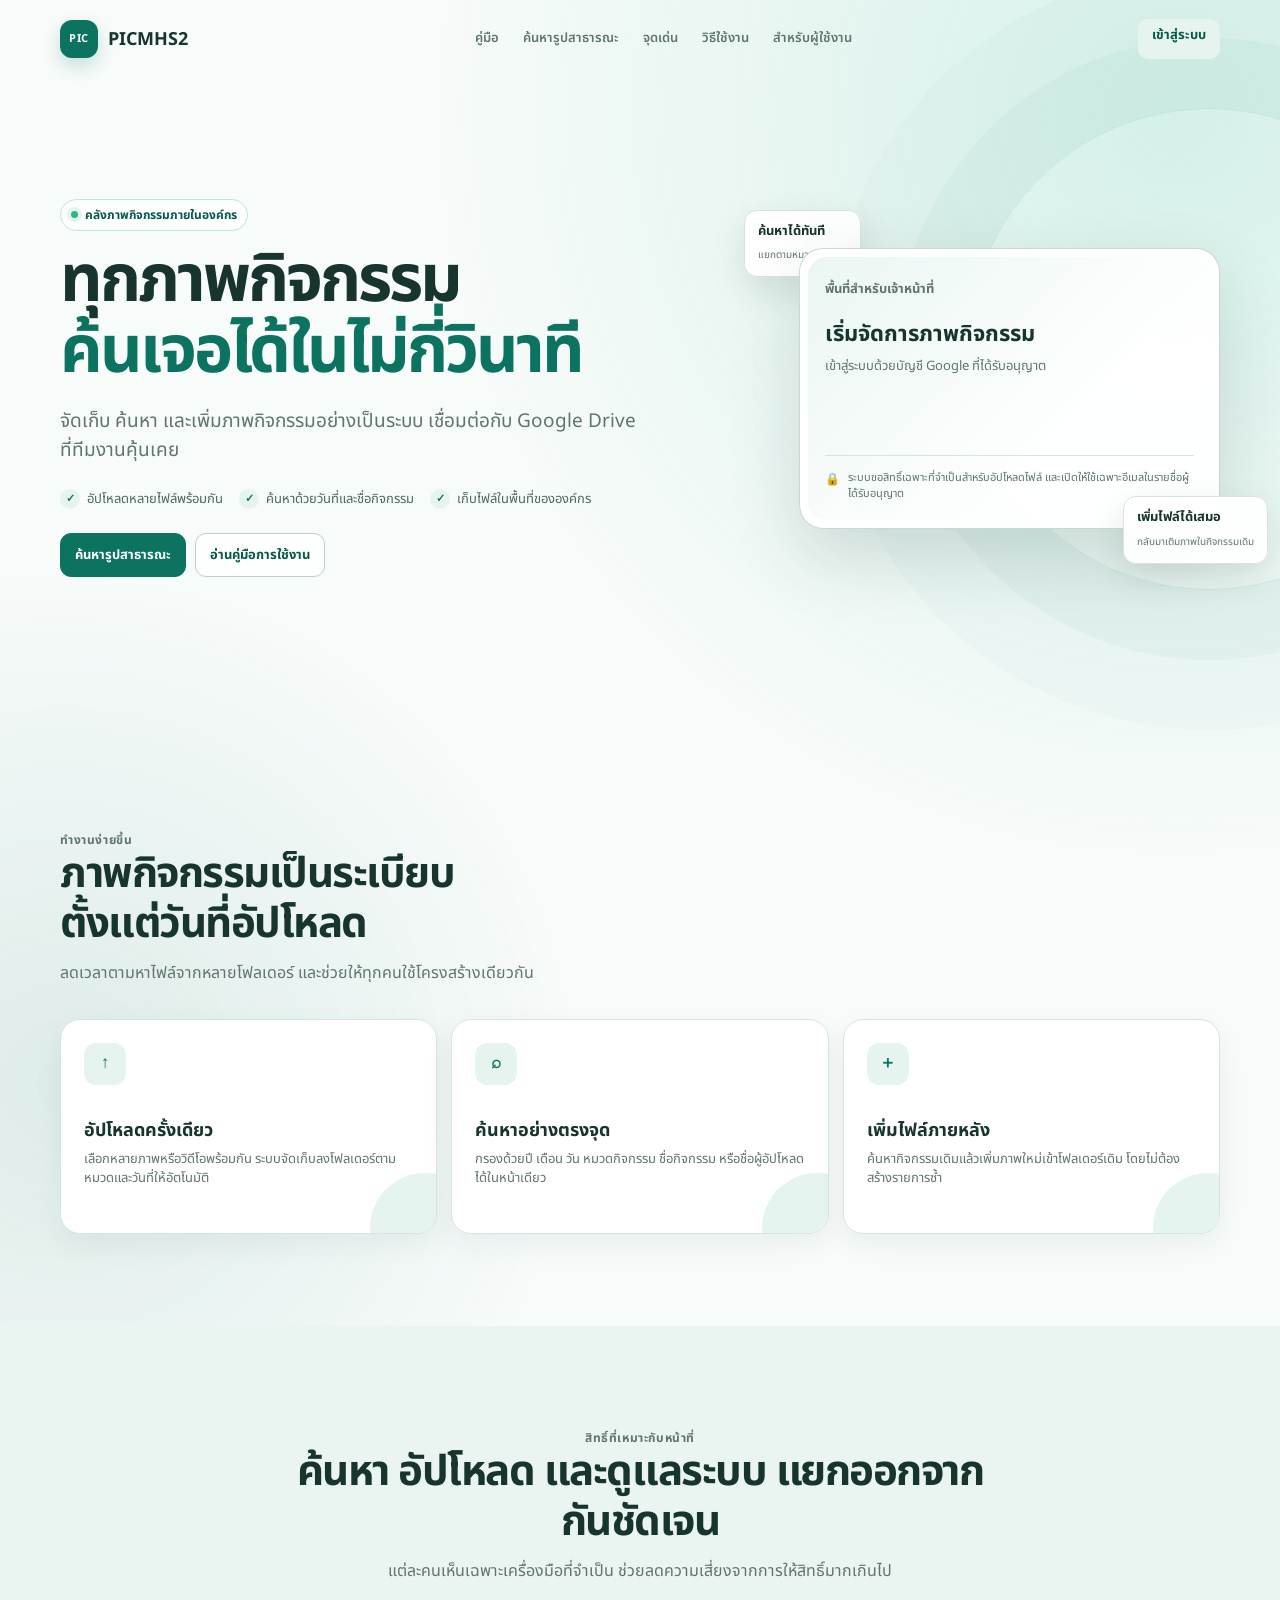
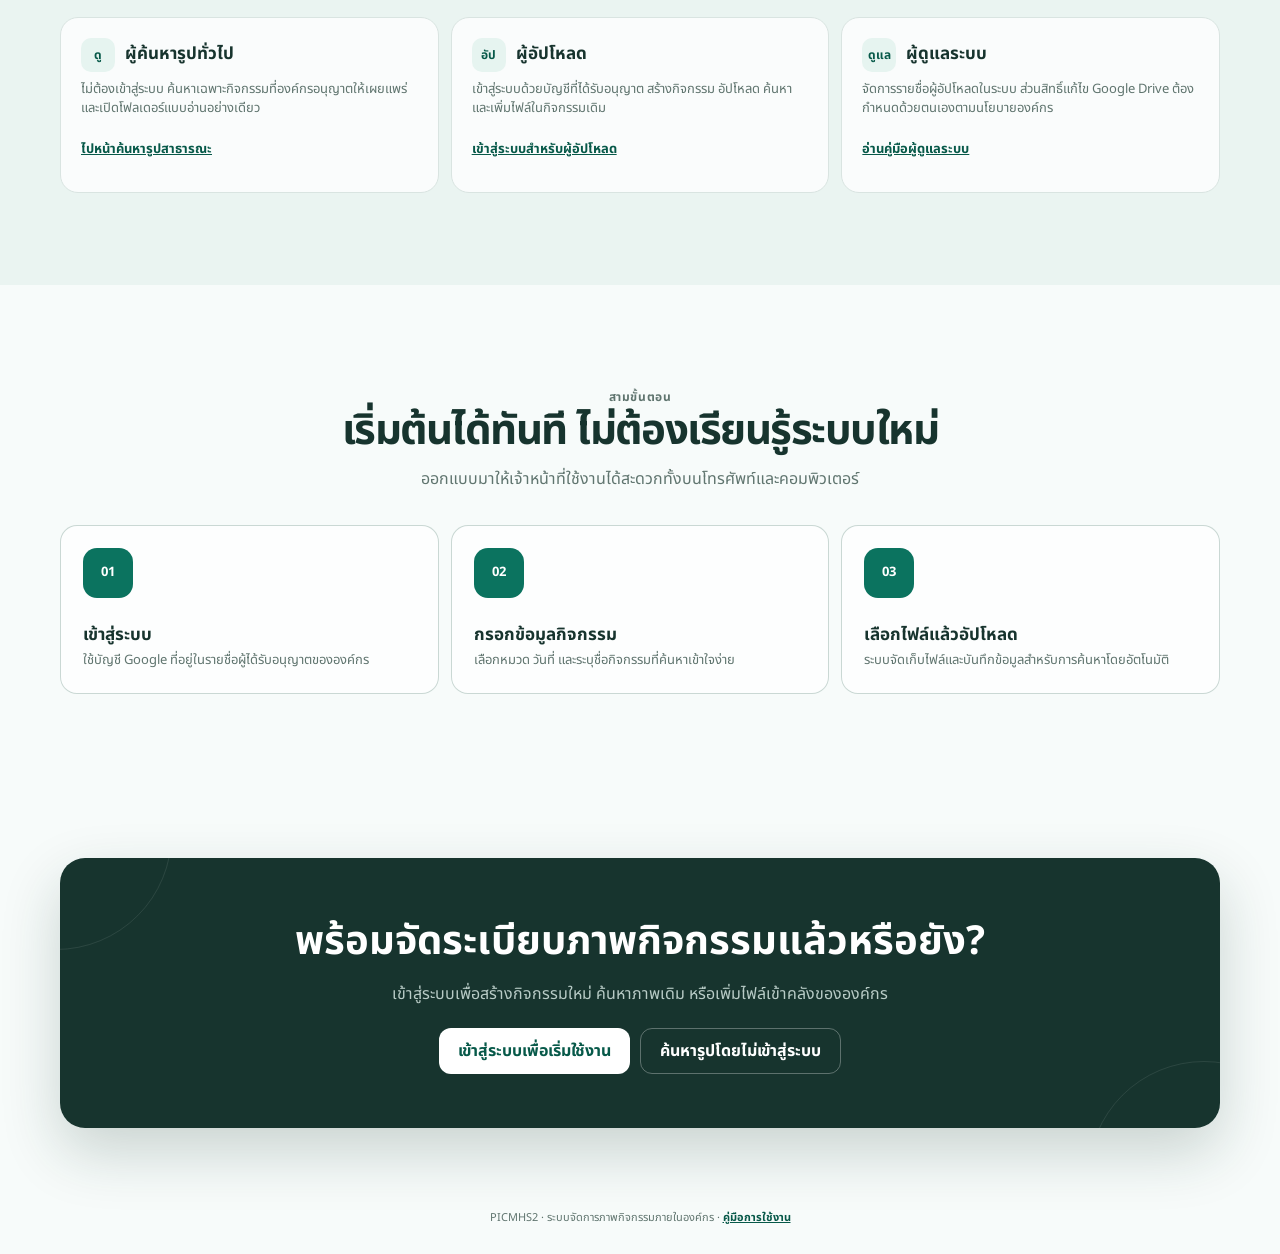
<file: index.html>
<!DOCTYPE html>
<html lang="th">
<head>
<meta charset="UTF-8">
<meta name="viewport" content="width=device-width, initial-scale=1.0">
<title>PICMHS2</title>
<link rel="preconnect" href="https://fonts.googleapis.com">
<link rel="preconnect" href="https://fonts.gstatic.com" crossorigin>
<link href="https://fonts.googleapis.com/css2?family=Noto+Sans+Thai:wght@400;500;600;700&display=swap" rel="stylesheet">
<link rel="stylesheet" href="./assets/css/app.css">
</head>
<body>
<div class="shell">
  <section class="landing-screen" id="loginScreen">
    <nav class="landing-nav landing-wrap" aria-label="เมนูหน้าแรก">
      <a class="landing-brand" href="#หน้าแรก" aria-label="PICMHS2 หน้าแรก">
        <span class="landing-brand-mark">PIC</span>
        <span>PICMHS2</span>
      </a>
      <div class="landing-links">
        <a href="./guide.html">คู่มือ</a>
        <a href="./public/">ค้นหารูปสาธารณะ</a>
        <a href="#จุดเด่น">จุดเด่น</a>
        <a href="#วิธีใช้งาน">วิธีใช้งาน</a>
        <a href="#เข้าสู่ระบบ">สำหรับผู้ใช้งาน</a>
      </div>
      <a class="landing-nav-cta" href="#เข้าสู่ระบบ">เข้าสู่ระบบ</a>
    </nav>

    <header class="landing-hero landing-wrap" id="หน้าแรก">
      <div class="hero-copy">
        <div class="eyebrow"><span class="eyebrow-dot"></span>คลังภาพกิจกรรมภายในองค์กร</div>
        <h1>ทุกภาพกิจกรรม<br><span>ค้นเจอได้ในไม่กี่วินาที</span></h1>
        <p>จัดเก็บ ค้นหา และเพิ่มภาพกิจกรรมอย่างเป็นระบบ เชื่อมต่อกับ Google Drive ที่ทีมงานคุ้นเคย</p>
        <ul class="hero-points">
          <li>อัปโหลดหลายไฟล์พร้อมกัน</li>
          <li>ค้นหาด้วยวันที่และชื่อกิจกรรม</li>
          <li>เก็บไฟล์ในพื้นที่ขององค์กร</li>
        </ul>
        <div class="hero-actions">
          <a class="hero-link primary" href="./public/">ค้นหารูปสาธารณะ</a>
          <a class="hero-link" href="./guide.html">อ่านคู่มือการใช้งาน</a>
        </div>
      </div>

      <div class="hero-visual" id="เข้าสู่ระบบ">
        <div class="floating-card floating-one"><strong>ค้นหาได้ทันที</strong><span>แยกตามหมวดและวันที่</span></div>
        <div class="login-card">
          <p class="login-card-kicker">พื้นที่สำหรับเจ้าหน้าที่</p>
          <h2>เริ่มจัดการภาพกิจกรรม</h2>
          <p>เข้าสู่ระบบด้วยบัญชี Google ที่ได้รับอนุญาต</p>
          <div class="google-signin-button" id="googleSignInButton"></div>
          <div id="loginStatus" class="status" role="status" aria-live="polite"></div>
          <div class="login-help">ระบบขอสิทธิ์เฉพาะที่จำเป็นสำหรับอัปโหลดไฟล์ และเปิดให้ใช้เฉพาะอีเมลในรายชื่อผู้ได้รับอนุญาต</div>
        </div>
        <div class="floating-card floating-two"><strong>เพิ่มไฟล์ได้เสมอ</strong><span>กลับมาเติมภาพในกิจกรรมเดิม</span></div>
      </div>
    </header>

    <section class="landing-section" id="จุดเด่น">
      <div class="landing-wrap">
        <div class="section-heading">
          <p class="section-label">ทำงานง่ายขึ้น</p>
          <h2>ภาพกิจกรรมเป็นระเบียบ<br>ตั้งแต่วันที่อัปโหลด</h2>
          <p>ลดเวลาตามหาไฟล์จากหลายโฟลเดอร์ และช่วยให้ทุกคนใช้โครงสร้างเดียวกัน</p>
        </div>
        <div class="feature-grid">
          <article class="feature-card">
            <div class="feature-icon">↑</div>
            <h3>อัปโหลดครั้งเดียว</h3>
            <p>เลือกหลายภาพหรือวิดีโอพร้อมกัน ระบบจัดเก็บลงโฟลเดอร์ตามหมวดและวันที่ให้อัตโนมัติ</p>
          </article>
          <article class="feature-card">
            <div class="feature-icon">⌕</div>
            <h3>ค้นหาอย่างตรงจุด</h3>
            <p>กรองด้วยปี เดือน วัน หมวดกิจกรรม ชื่อกิจกรรม หรือชื่อผู้อัปโหลดได้ในหน้าเดียว</p>
          </article>
          <article class="feature-card">
            <div class="feature-icon">＋</div>
            <h3>เพิ่มไฟล์ภายหลัง</h3>
            <p>ค้นหากิจกรรมเดิมแล้วเพิ่มภาพใหม่เข้าโฟลเดอร์เดิม โดยไม่ต้องสร้างรายการซ้ำ</p>
          </article>
        </div>
      </div>
    </section>

    <section class="landing-section alt" id="สิทธิ์การใช้งาน">
      <div class="landing-wrap">
        <div class="section-heading center">
          <p class="section-label">สิทธิ์ที่เหมาะกับหน้าที่</p>
          <h2>ค้นหา อัปโหลด และดูแลระบบ แยกออกจากกันชัดเจน</h2>
          <p>แต่ละคนเห็นเฉพาะเครื่องมือที่จำเป็น ช่วยลดความเสี่ยงจากการให้สิทธิ์มากเกินไป</p>
        </div>
        <div class="permission-grid">
          <article class="permission-card">
            <div class="permission-card-header"><span class="permission-badge">ดู</span><h3>ผู้ค้นหารูปทั่วไป</h3></div>
            <p>ไม่ต้องเข้าสู่ระบบ ค้นหาเฉพาะกิจกรรมที่องค์กรอนุญาตให้เผยแพร่ และเปิดโฟลเดอร์แบบอ่านอย่างเดียว</p>
            <a href="./public/">ไปหน้าค้นหารูปสาธารณะ</a>
          </article>
          <article class="permission-card">
            <div class="permission-card-header"><span class="permission-badge">อัป</span><h3>ผู้อัปโหลด</h3></div>
            <p>เข้าสู่ระบบด้วยบัญชีที่ได้รับอนุญาต สร้างกิจกรรม อัปโหลด ค้นหา และเพิ่มไฟล์ในกิจกรรมเดิม</p>
            <a href="#เข้าสู่ระบบ">เข้าสู่ระบบสำหรับผู้อัปโหลด</a>
          </article>
          <article class="permission-card">
            <div class="permission-card-header"><span class="permission-badge">ดูแล</span><h3>ผู้ดูแลระบบ</h3></div>
            <p>จัดการรายชื่อผู้อัปโหลดในระบบ ส่วนสิทธิ์แก้ไข Google Drive ต้องกำหนดด้วยตนเองตามนโยบายองค์กร</p>
            <a href="./guide.html#user-admin">อ่านคู่มือผู้ดูแลระบบ</a>
          </article>
        </div>
      </div>
    </section>

    <section class="landing-section" id="วิธีใช้งาน">
      <div class="landing-wrap">
        <div class="section-heading center">
          <p class="section-label">สามขั้นตอน</p>
          <h2>เริ่มต้นได้ทันที ไม่ต้องเรียนรู้ระบบใหม่</h2>
          <p>ออกแบบมาให้เจ้าหน้าที่ใช้งานได้สะดวกทั้งบนโทรศัพท์และคอมพิวเตอร์</p>
        </div>
        <div class="steps-grid">
          <article class="step-card">
            <div><h3>เข้าสู่ระบบ</h3><p>ใช้บัญชี Google ที่อยู่ในรายชื่อผู้ได้รับอนุญาตขององค์กร</p></div>
          </article>
          <article class="step-card">
            <div><h3>กรอกข้อมูลกิจกรรม</h3><p>เลือกหมวด วันที่ และระบุชื่อกิจกรรมที่ค้นหาเข้าใจง่าย</p></div>
          </article>
          <article class="step-card">
            <div><h3>เลือกไฟล์แล้วอัปโหลด</h3><p>ระบบจัดเก็บไฟล์และบันทึกข้อมูลสำหรับการค้นหาโดยอัตโนมัติ</p></div>
          </article>
        </div>
      </div>
    </section>

    <section class="landing-cta">
      <div class="landing-wrap">
        <div class="cta-card">
          <h2>พร้อมจัดระเบียบภาพกิจกรรมแล้วหรือยัง?</h2>
          <p>เข้าสู่ระบบเพื่อสร้างกิจกรรมใหม่ ค้นหาภาพเดิม หรือเพิ่มไฟล์เข้าคลังขององค์กร</p>
          <a class="cta-button" href="#เข้าสู่ระบบ">เข้าสู่ระบบเพื่อเริ่มใช้งาน</a>
          <a class="cta-button secondary" href="./public/">ค้นหารูปโดยไม่เข้าสู่ระบบ</a>
        </div>
      </div>
    </section>

    <footer class="landing-footer landing-wrap">PICMHS2 · ระบบจัดการภาพกิจกรรมภายในองค์กร · <a href="./guide.html">คู่มือการใช้งาน</a></footer>
  </section>

  <section class="hidden" id="appShell">
    <header class="topbar">
      <div class="brand">
        PICMHS2
        <small>คลังภาพกิจกรรมสำนักงาน</small>
      </div>
      <div class="topbar-actions">
        <nav class="app-links" aria-label="ทางลัด">
          <a href="./public/" target="_blank" rel="noopener noreferrer">ค้นหารูปสาธารณะ</a>
          <a href="./guide.html" target="_blank" rel="noopener noreferrer">คู่มือ</a>
        </nav>
        <div class="userbox">
          <div class="username" id="userText">-</div>
          <button class="btn btn-secondary" id="btnLogout">ออกจากระบบ</button>
        </div>
      </div>
    </header>

    <main class="container">
      <div class="hero">
        <h2>จัดการภาพกิจกรรม</h2>
        <p>สร้างกิจกรรมใหม่ หรือค้นหากิจกรรมเดิมเพื่อเพิ่มไฟล์</p>
      </div>

      <div class="tabs" role="tablist" aria-label="พื้นที่การทำงาน">
        <button class="tab-btn active" role="tab" aria-selected="true" aria-controls="tab-upload" data-tab="upload">อัปโหลดใหม่</button>
        <button class="tab-btn" role="tab" aria-selected="false" aria-controls="tab-search" data-tab="search">ค้นหา / อัปโหลดเพิ่ม</button>
        <button class="tab-btn hidden" role="tab" aria-selected="false" aria-controls="tab-users" id="adminTabButton" data-tab="users">จัดการผู้อัปโหลด</button>
      </div>

      <section id="tab-upload" role="tabpanel">
        <div class="grid">
          <div class="panel">
            <div class="panel-head">
              <span class="step-number">1</span>
              <div>
                <h3>สร้างกิจกรรมใหม่</h3>
                <p class="panel-subtitle">กรอกข้อมูลให้ครบ แล้วเลือกภาพหรือวิดีโอที่ต้องการอัปโหลด</p>
              </div>
            </div>
            <div class="stack">
              <div id="uploadStatus" class="status" role="status" aria-live="polite"></div>

              <div class="field">
                <label for="category">หมวดกิจกรรม <span class="required" aria-hidden="true">*</span></label>
                <select id="category"></select>
              </div>

              <div class="date-grid">
                <div class="field">
                  <label for="yearBE">ปี พ.ศ. <span class="required" aria-hidden="true">*</span></label>
                  <select id="yearBE"></select>
                </div>
                <div class="field">
                  <label for="month">เดือน <span class="required" aria-hidden="true">*</span></label>
                  <select id="month"></select>
                </div>
                <div class="field">
                  <label for="day">วัน <span class="required" aria-hidden="true">*</span></label>
                  <select id="day">
                    <option value="">เลือกวัน</option>
                  </select>
                </div>
              </div>

              <div class="activity-block">
                <div class="activity-block-head">
                  <span class="field-label">ชื่อกิจกรรม <span class="required" aria-hidden="true">*</span></span>
                  <span class="hint">เลือกชื่อที่ใช้บ่อย หรือพิมพ์เอง</span>
                </div>
                <div class="activity-row">
                  <div class="field">
                    <label for="activityPreset">ชื่อที่ใช้บ่อย (ไม่บังคับ)</label>
                    <select id="activityPreset"></select>
                  </div>
                  <div class="field">
                    <label for="activityName">ชื่อกิจกรรมที่จะบันทึก</label>
                    <input id="activityName" type="text" placeholder="เช่น ประชุมประจำเดือน">
                  </div>
                </div>
                <div class="hint">เมื่อเลือกชื่อที่ใช้บ่อย ระบบจะเติมลงในช่องชื่อกิจกรรม และแก้ไขต่อได้</div>
              </div>

              <div class="field">
                <label for="visibility">การเผยแพร่ <span class="required" aria-hidden="true">*</span></label>
                <select id="visibility">
                  <option value="public" selected>เผยแพร่และบุคคลทั่วไปค้นหาได้</option>
                  <option value="internal">ไม่เผยแพร่ แสดงเฉพาะผู้ใช้งานระบบ</option>
                </select>
                <div class="hint">แบบไม่เผยแพร่เป็นรายการ unlisted; ผู้ที่มีลิงก์ Drive เดิมยังเปิดได้</div>
              </div>

              <div class="field">
                <label for="fileInput">ไฟล์ภาพหรือวิดีโอ <span class="required" aria-hidden="true">*</span></label>
                <div class="dropzone" id="dropZone">
                  <input id="fileInput" type="file" multiple accept="image/*,video/*,.heic,.heif">
                  <svg class="dropzone-icon" viewBox="0 0 24 24" fill="none" stroke="currentColor" stroke-width="1.8" aria-hidden="true"><path d="M12 16V4m0 0L7.5 8.5M12 4l4.5 4.5"/><path d="M5 14v4a2 2 0 0 0 2 2h10a2 2 0 0 0 2-2v-4"/></svg>
                  <strong>แตะเพื่อเลือกหลายไฟล์</strong>
                  <div class="hint">หรือลากไฟล์มาวางเมื่อใช้คอมพิวเตอร์</div>
                </div>
              </div>

              <div class="file-list" id="fileList"></div>

              <div class="row form-actions">
                <button class="btn btn-primary" id="btnUploadNew" disabled>อัปโหลดกิจกรรมใหม่</button>
                <button class="btn btn-secondary" id="btnClearNew">ล้างฟอร์ม</button>
              </div>
            </div>
          </div>

          <div class="panel notice-panel">
            <div class="panel-head">
              <span class="step-number">i</span>
              <div>
                <h3>ก่อนอัปโหลด</h3>
                <p class="panel-subtitle">ตรวจสอบข้อมูลเพื่อให้ค้นหาได้ง่ายภายหลัง</p>
              </div>
            </div>
            <ul class="notice-list">
              <li>เลือกวันที่และชื่อกิจกรรมให้ตรงกับงาน</li>
              <li>เพิ่มไฟล์เข้ากิจกรรมเดิมได้จากแท็บค้นหา</li>
              <li>การแก้ชื่อ ย้าย หรือลบไฟล์ใน Google Drive โดยตรงอยู่นอกการรับประกันของระบบ และข้อมูลค้นหาอาจไม่ตรง</li>
            </ul>
          </div>
        </div>
      </section>

      <section id="tab-search" class="hidden" role="tabpanel">
        <div class="grid">
          <div class="panel">
            <div class="panel-head">
              <span class="step-number">1</span>
              <div>
                <h3>ค้นหากิจกรรม</h3>
                <p class="panel-subtitle">เลือกเฉพาะเงื่อนไขที่ทราบ แล้วกดค้นหา</p>
              </div>
            </div>
            <div class="stack">
              <div id="searchStatus" class="status" role="status" aria-live="polite"></div>

              <div class="search-grid four">
                <div class="field">
                  <label for="searchCategory">หมวด</label>
                  <select id="searchCategory"></select>
                </div>
                <div class="field">
                  <label for="searchYear">ปี <span class="required" aria-hidden="true">*</span></label>
                  <select id="searchYear"></select>
                </div>
                <div class="field">
                  <label for="searchMonth">เดือน</label>
                  <select id="searchMonth"></select>
                </div>
                <div class="field">
                  <label for="searchDay">วัน</label>
                  <select id="searchDay"></select>
                </div>
              </div>

              <div class="search-grid">
                <div class="field">
                  <label for="searchActivity">ชื่อกิจกรรม</label>
                  <input id="searchActivity" type="text" placeholder="ค้นจากชื่อกิจกรรม">
                </div>
                <div class="field">
                  <label for="searchUploader">ชื่อผู้อัปโหลด</label>
                  <input id="searchUploader" type="text" placeholder="ค้นจากชื่อผู้อัปโหลด">
                </div>
                <div class="field" style="align-self:end">
                  <button class="btn btn-primary" id="btnSearch">ค้นหา</button>
                </div>
              </div>

              <label class="check-field hidden" id="archivedFilterWrap">
                <input id="searchArchived" type="checkbox"> แสดงรายการที่ลบแล้วสำหรับกู้คืน (Admin)
              </label>

              <div class="search-results" id="searchResults">
                <div class="empty-state"><strong>เริ่มค้นหากิจกรรม</strong>เลือกปีที่ต้องการก่อนค้นหา ตัวกรองอื่นไม่บังคับ</div>
              </div>
            </div>
          </div>

          <div class="panel">
            <div class="panel-head">
              <span class="step-number">2</span>
              <div>
                <h3>อัปโหลดเพิ่ม</h3>
                <p class="panel-subtitle">เลือกกิจกรรมจากผลค้นหาก่อน แล้วจึงเลือกไฟล์</p>
              </div>
            </div>
            <div class="stack">
              <div id="appendStatus" class="status" role="status" aria-live="polite"></div>
              <div class="selected-summary" id="appendSelectedSummary" hidden>
                <strong id="appendSelectedName">กิจกรรมที่เลือก</strong>
                <span id="appendSelectedMeta"></span>
              </div>
              <div class="field">
                <label for="appendTarget">กิจกรรมที่เลือก</label>
                <input id="appendTarget" type="text" readonly placeholder="ยังไม่ได้เลือกกิจกรรม">
              </div>
              <div class="field">
                <label for="appendFileInput">ไฟล์ที่ต้องการอัปเพิ่ม</label>
                <div class="dropzone">
                  <input id="appendFileInput" type="file" multiple accept="image/*,video/*,.heic,.heif">
                  <svg class="dropzone-icon" viewBox="0 0 24 24" fill="none" stroke="currentColor" stroke-width="1.8" aria-hidden="true"><path d="M12 16V4m0 0L7.5 8.5M12 4l4.5 4.5"/><path d="M5 14v4a2 2 0 0 0 2 2h10a2 2 0 0 0 2-2v-4"/></svg>
                  <strong>แตะเพื่อเลือกไฟล์</strong>
                  <div class="hint">ระบบจะเพิ่มไฟล์เข้าโฟลเดอร์เดิม</div>
                </div>
              </div>
              <div class="file-list" id="appendFileList"></div>
              <div class="row">
                <button class="btn btn-primary" id="btnAppendUpload" disabled>อัปโหลดเพิ่ม</button>
                <button class="btn btn-secondary" id="btnAppendClear">ล้าง</button>
              </div>
            </div>
          </div>
        </div>
      </section>

      <section id="tab-users" class="hidden" role="tabpanel">
        <div class="admin-grid">
          <div class="panel">
            <div class="panel-head">
              <span class="step-number">+</span>
              <div>
                <h3>เพิ่มหรือแก้ไขผู้อัปโหลด</h3>
                <p class="panel-subtitle">ผู้ใช้ใหม่เป็นผู้อัปโหลดเสมอ และไม่มีสิทธิ์จัดการผู้ใช้งาน</p>
              </div>
            </div>
            <div class="stack">
              <div id="userAdminStatus" class="status" role="status" aria-live="polite"></div>
              <div class="field">
                <label for="allowedUserEmail">อีเมล <span class="required" aria-hidden="true">*</span></label>
                <input id="allowedUserEmail" type="email" maxlength="254" autocomplete="off" placeholder="name@example.com">
              </div>
              <div class="field">
                <label for="allowedUserName">ชื่อที่แสดง <span class="required" aria-hidden="true">*</span></label>
                <input id="allowedUserName" type="text" maxlength="80" autocomplete="off" placeholder="ชื่อผู้ใช้งาน">
              </div>
              <div class="field">
                <label for="allowedUserNotes">หมายเหตุ</label>
                <input id="allowedUserNotes" type="text" maxlength="200" autocomplete="off" placeholder="เช่น ฝ่ายประชาสัมพันธ์">
              </div>
              <div class="row">
                <button class="btn btn-primary" id="btnSaveAllowedUser" type="button">บันทึกผู้อัปโหลด</button>
                <button class="btn btn-secondary" id="btnClearAllowedUser" type="button">ล้างฟอร์ม</button>
              </div>
            </div>
          </div>

          <div class="panel">
            <div class="status warning show admin-warning">การเพิ่มผู้ใช้ในหน้านี้ยังไม่ให้สิทธิ์อัปโหลดไฟล์ ผู้ดูแลต้องเพิ่มอีเมลเดียวกันเป็น Editor ใน Google Drive ด้วยตนเอง</div>
            <div class="panel-head">
              <span class="step-number">i</span>
              <div>
                <h3>รายชื่อผู้ได้รับอนุญาต</h3>
                <p class="panel-subtitle">ปิดสถานะแทนการลบ เพื่อเก็บข้อมูลและเปิดสิทธิ์กลับได้</p>
              </div>
            </div>
            <div class="user-list" id="allowedUsersList"></div>
          </div>
        </div>
      </section>
    </main>
  </section>
</div>

<div class="overlay" id="activityManageOverlay" role="dialog" aria-modal="true" aria-labelledby="manageTitle" aria-hidden="true">
  <div class="overlay-card manage-card" tabindex="-1">
    <button class="modal-close" id="btnCloseManage" type="button" aria-label="ปิดหน้าต่างแก้ไขกิจกรรม">×</button>
    <h3 id="manageTitle">แก้ไข/ย้ายกิจกรรม</h3>
    <div id="manageStatus" class="status" role="status" aria-live="polite"></div>
    <div class="date-grid">
      <div class="field"><label for="manageCategory">หมวด</label><select id="manageCategory"></select></div>
      <div class="field"><label for="manageYear">ปี พ.ศ.</label><select id="manageYear"></select></div>
      <div class="field"><label for="manageMonth">เดือน</label><select id="manageMonth"></select></div>
      <div class="field"><label for="manageDay">วัน</label><select id="manageDay"></select></div>
    </div>
    <div class="field" style="margin-top:12px"><label for="manageName">ชื่อกิจกรรม</label><input id="manageName" maxlength="120"></div>
    <div class="field" style="margin-top:12px"><label for="manageVisibility">การเผยแพร่</label><select id="manageVisibility"><option value="public">เผยแพร่และบุคคลทั่วไปค้นหาได้</option><option value="internal">ไม่เผยแพร่ แสดงเฉพาะผู้ใช้งานระบบ</option></select></div>
    <div class="row">
      <button class="btn btn-primary" id="btnSaveActivity" type="button">บันทึกการแก้ไข</button>
      <button class="btn btn-secondary" id="btnCancelManage" type="button">ยกเลิก</button>
    </div>
    <div class="danger-zone">
      <div class="danger-zone-copy">
        <strong>พื้นที่อันตราย</strong>
        <span>รายการจะหายจากระบบค้นหา แต่ไฟล์ใน Google Drive ยังอยู่</span>
      </div>
      <button class="btn btn-danger" id="btnArchiveActivity" type="button">ลบกิจกรรมนี้</button>
    </div>
  </div>
</div>

<div class="overlay" id="progressOverlay" role="dialog" aria-modal="true" aria-labelledby="progressTitle" aria-describedby="progressText" aria-hidden="true">
  <div class="overlay-card" tabindex="-1">
    <h3 id="progressTitle">กำลังทำงาน</h3>
    <div class="hint" id="progressText">กำลังเตรียมข้อมูล...</div>
    <div class="progress" id="progressBar" role="progressbar" aria-label="ความคืบหน้าการอัปโหลด" aria-valuemin="0" aria-valuemax="100" aria-valuenow="0">
      <div class="progress-fill" id="progressFill"></div>
    </div>
  </div>
</div>

<script src="https://accounts.google.com/gsi/client" async defer></script>
<script src="./assets/js/app.js"></script>
</body>
</html>
</file>
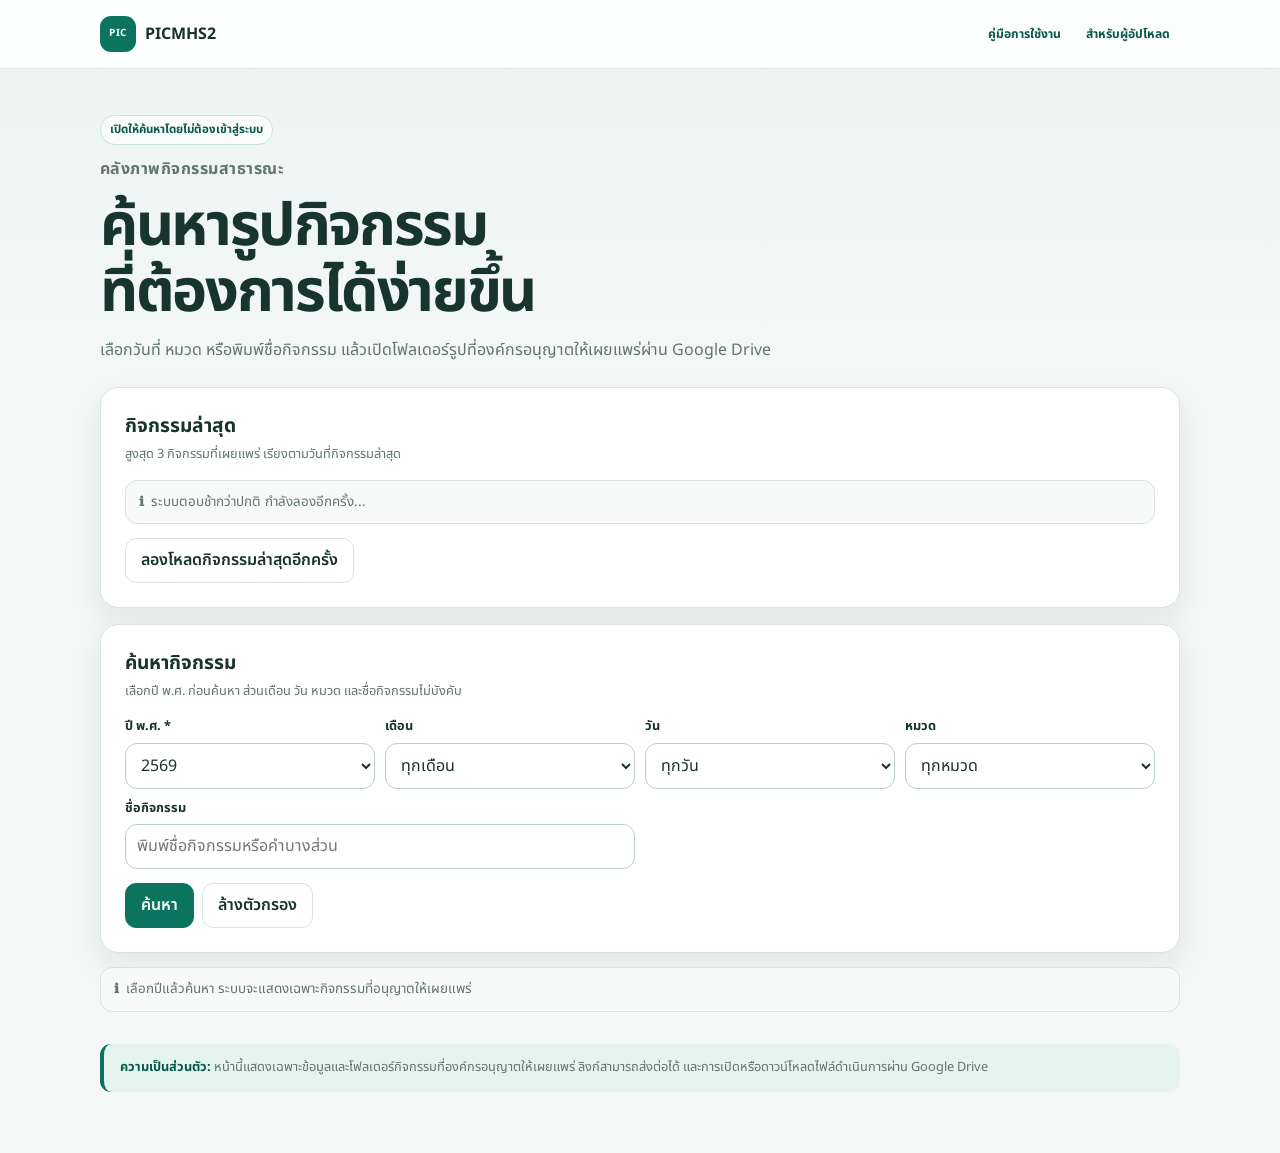
<file: public/index.html>
<!DOCTYPE html>
<html lang="th">
<head>
  <meta charset="UTF-8">
  <meta name="viewport" content="width=device-width, initial-scale=1.0">
  <meta name="description" content="ค้นหารูปภาพกิจกรรม PICMHS2 และเปิดดูใน Google Drive">
  <title>ค้นหารูปกิจกรรม | PICMHS2</title>
  <link rel="preconnect" href="https://fonts.googleapis.com">
  <link rel="preconnect" href="https://fonts.gstatic.com" crossorigin>
  <link href="https://fonts.googleapis.com/css2?family=Noto+Sans+Thai:wght@400;500;600;700&display=swap" rel="stylesheet">
  <style>
    :root {
      --bg: #f3f7f6;
      --surface: #ffffff;
      --surface-soft: #f7faf9;
      --border: #d9e4e1;
      --border-strong: #bdcfca;
      --text: #17342e;
      --muted: #60756f;
      --accent: #0b735f;
      --accent-strong: #075949;
      --accent-soft: #e6f4f0;
      --danger: #b4233a;
      --success: #147a45;
      --info: #245a85;
      --shadow: 0 12px 32px rgba(21, 55, 47, .08);
      --radius: 18px;
    }

    * { box-sizing: border-box; }
    html { scroll-behavior: smooth; }

    body {
      margin: 0;
      min-width: 320px;
      min-height: 100vh;
      font-family: "Noto Sans Thai", sans-serif;
      color: var(--text);
      line-height: 1.55;
      background: linear-gradient(180deg, #eaf4f1 0, var(--bg) 330px);
    }

    button, input, select { font: inherit; }
    button, select { cursor: pointer; }

    .page {
      width: min(1080px, calc(100% - 28px));
      margin: 0 auto;
      padding: 0 0 48px;
    }

    .site-header { border-bottom: 1px solid rgba(217,228,225,.9); background: rgba(255,255,255,.9); backdrop-filter: blur(12px); }
    .header-inner { width: min(1080px, calc(100% - 28px)); min-height: 68px; margin: 0 auto; display: flex; align-items: center; justify-content: space-between; gap: 12px; }
    .brand { display: flex; align-items: center; gap: 9px; color: var(--text); text-decoration: none; font-weight: 700; }
    .brand-mark { display: grid; width: 36px; height: 36px; place-items: center; border-radius: 11px; background: var(--accent); color: #fff; font-size: 10px; letter-spacing: .04em; }
    .utility-nav { display: flex; gap: 5px; }
    .utility-nav a { display: inline-flex; min-height: 40px; align-items: center; padding: 7px 10px; border-radius: 9px; color: var(--accent-strong); text-decoration: none; font-size: .76rem; font-weight: 700; }
    .utility-nav a:hover { background: var(--accent-soft); }

    .hero { display: grid; gap: 12px; padding: 46px 0 24px; }
    .eyebrow { margin: 0; color: var(--accent); font-size: .78rem; font-weight: 700; letter-spacing: .03em; }
    h1 { max-width: 760px; margin: 0; font-size: clamp(2rem, 8vw, 3.7rem); line-height: 1.12; letter-spacing: -.04em; }
    .hero p { max-width: 680px; margin: 0; color: var(--muted); font-size: 1rem; }
    .public-badge { width: fit-content; padding: 5px 9px; border: 1px solid #c7e4dc; border-radius: 999px; background: rgba(255,255,255,.7); color: var(--accent-strong); font-size: .72rem; font-weight: 700; }

    .panel, .result-card {
      background: var(--surface);
      border: 1px solid var(--border);
      box-shadow: var(--shadow);
    }

    .panel { border-radius: var(--radius); padding: 17px 15px; }
    .panel-head { margin-bottom: 15px; }
    .panel-head h2 { margin: 0; font-size: 1.2rem; }
    .panel-head p { margin: 3px 0 0; color: var(--muted); font-size: .8rem; }

    .filters {
      display: grid;
      grid-template-columns: repeat(2, minmax(0, 1fr));
      gap: 10px;
    }

    .field { display: grid; gap: 6px; }
    .field-wide { grid-column: 1 / -1; }
    label { font-size: 0.8rem; font-weight: 700; }

    input, select {
      width: 100%;
      min-height: 44px;
      padding: 9px 11px;
      border: 1px solid var(--border-strong);
      border-radius: 12px;
      color: var(--text);
      background: var(--surface);
    }

    input:focus-visible, select:focus-visible, button:focus-visible, a:focus-visible {
      outline: 3px solid rgba(11, 115, 95, .28);
      outline-offset: 2px;
    }

    .actions { display: flex; flex-wrap: wrap; gap: 8px; margin-top: 14px; }
    .button {
      min-height: 44px;
      display: inline-flex;
      align-items: center;
      justify-content: center;
      padding: 9px 15px;
      border: 1px solid var(--border);
      border-radius: 11px;
      cursor: pointer;
      text-decoration: none;
      text-align: center;
      color: var(--text);
      background: var(--surface);
      font-weight: 600;
    }

    .button-primary {
      border-color: var(--accent);
      color: #fff;
      background: var(--accent);
    }
    .button-primary:hover { background: var(--accent-strong); }

    .button[disabled] { cursor: wait; opacity: 0.65; }

    .status {
      margin: 14px 0;
      padding: 11px 13px;
      border: 1px solid var(--border);
      border-radius: 12px;
      background: var(--surface-soft);
      color: var(--muted);
      font-size: .84rem;
    }
    .status::before { content: "ℹ"; margin-right: 7px; font-weight: 700; }

    .status[data-type="error"] { border-color: #ffc8d2; background: #fff1f3; color: var(--danger); }
    .status[data-type="error"]::before { content: "×"; }
    .status[data-type="success"] { border-color: #bce4cb; background: #f0fbf4; color: var(--success); }
    .status[data-type="success"]::before { content: "✓"; }
    .status[hidden] { display: none; }

    .results { display: grid; gap: 10px; }
    .result-card { display: grid; grid-template-columns: 96px minmax(0, 1fr); gap: 13px; border-radius: 15px; padding: 14px; }
    .result-cover { position: relative; align-self: stretch; min-height: 96px; overflow: hidden; border: 1px solid var(--border); border-radius: 12px; background: var(--surface-soft); }
    .result-cover img { display: block; width: 100%; height: 100%; min-height: 96px; object-fit: cover; }
    .result-card-body { display: grid; min-width: 0; gap: 12px; }
    .result-card h2 { margin: 0; font-size: 1.12rem; }
    .meta { display: flex; flex-wrap: wrap; gap: 6px; margin: 10px 0 12px; }
    .pill { padding: 4px 9px; border: 1px solid var(--border); border-radius: 999px; background: var(--surface-soft); color: var(--muted); font-size: 0.76rem; }
    .unavailable { margin: 0; color: var(--danger); font-size: 0.88rem; }
    .privacy-note { margin-top: 18px; padding: 14px 16px; border-left: 4px solid var(--accent); border-radius: 11px; background: var(--accent-soft); color: var(--muted); font-size: 0.8rem; }
    .privacy-note strong { color: var(--accent-strong); }
    .latest-panel { margin-bottom: 16px; }

    @media (min-width: 680px) {
      .panel { padding: 24px; }
      .filters { grid-template-columns: repeat(4, minmax(0, 1fr)); }
      .field-wide { grid-column: span 2; }
      .result-card-body { grid-template-columns: minmax(0, 1fr) auto; align-items: center; gap: 18px; }
      .result-card .button { white-space: nowrap; }
    }

    @media (max-width: 480px) {
      .utility-nav a:first-child { display: none; }
      .hero { padding-top: 34px; }
      .actions .button { flex: 1 1 120px; }
      .result-card { grid-template-columns: 78px minmax(0, 1fr); gap: 10px; padding: 11px; }
      .result-cover, .result-cover img { min-height: 78px; }
    }

    @media (prefers-reduced-motion: reduce) {
      html { scroll-behavior: auto; }
      *, *::before, *::after { transition: none !important; }
    }
  </style>
</head>
<body>
  <header class="site-header">
    <div class="header-inner">
      <a class="brand" href="./" aria-label="PICMHS2 ค้นหารูปสาธารณะ"><span class="brand-mark">PIC</span><span>PICMHS2</span></a>
      <nav class="utility-nav" aria-label="ทางลัด">
        <a href="../guide.html">คู่มือการใช้งาน</a>
        <a href="../">สำหรับผู้อัปโหลด</a>
      </nav>
    </div>
  </header>
  <main class="page">
    <header class="hero">
      <span class="public-badge">เปิดให้ค้นหาโดยไม่ต้องเข้าสู่ระบบ</span>
      <p class="eyebrow">คลังภาพกิจกรรมสาธารณะ</p>
      <h1>ค้นหารูปกิจกรรม<br>ที่ต้องการได้ง่ายขึ้น</h1>
      <p>เลือกวันที่ หมวด หรือพิมพ์ชื่อกิจกรรม แล้วเปิดโฟลเดอร์รูปที่องค์กรอนุญาตให้เผยแพร่ผ่าน Google Drive</p>
    </header>

    <section class="panel latest-panel" aria-labelledby="latestHeading">
      <div class="panel-head">
        <h2 id="latestHeading">กิจกรรมล่าสุด</h2>
        <p>สูงสุด 3 กิจกรรมที่เผยแพร่ เรียงตามวันที่กิจกรรมล่าสุด</p>
      </div>
      <div class="status" id="latestStatus" role="status" aria-live="polite">กำลังโหลดกิจกรรมล่าสุด...</div>
      <button class="button" id="retryLatestButton" type="button" hidden>ลองโหลดกิจกรรมล่าสุดอีกครั้ง</button>
      <div class="results" id="latestResults" aria-label="กิจกรรมล่าสุด" aria-busy="true"></div>
    </section>

    <section class="panel" aria-labelledby="searchHeading">
      <div class="panel-head">
        <h2 id="searchHeading">ค้นหากิจกรรม</h2>
        <p>เลือกปี พ.ศ. ก่อนค้นหา ส่วนเดือน วัน หมวด และชื่อกิจกรรมไม่บังคับ</p>
      </div>
      <form id="searchForm">
        <div class="filters">
          <div class="field">
            <label for="yearBE">ปี พ.ศ. *</label>
            <select id="yearBE" name="yearBE" required><option value="">เลือกปี</option></select>
          </div>
          <div class="field">
            <label for="month">เดือน</label>
            <select id="month" name="month"><option value="">ทุกเดือน</option></select>
          </div>
          <div class="field">
            <label for="day">วัน</label>
            <select id="day" name="day"><option value="">ทุกวัน</option></select>
          </div>
          <div class="field">
            <label for="category">หมวด</label>
            <select id="category" name="category"><option value="">ทุกหมวด</option></select>
          </div>
          <div class="field field-wide">
            <label for="activityName">ชื่อกิจกรรม</label>
            <input id="activityName" name="activityName" type="search" maxlength="100" placeholder="พิมพ์ชื่อกิจกรรมหรือคำบางส่วน">
          </div>
        </div>
        <div class="actions">
          <button class="button button-primary" id="searchButton" type="submit">ค้นหา</button>
          <button class="button" id="clearButton" type="button">ล้างตัวกรอง</button>
        </div>
      </form>
    </section>

    <div class="status" id="status" role="status" aria-live="polite">เลือกปีแล้วค้นหา ระบบจะแสดงเฉพาะกิจกรรมที่อนุญาตให้เผยแพร่</div>
    <section class="results" id="results" aria-label="ผลการค้นหา" aria-busy="false"></section>
    <p class="privacy-note"><strong>ความเป็นส่วนตัว:</strong> หน้านี้แสดงเฉพาะข้อมูลและโฟลเดอร์กิจกรรมที่องค์กรอนุญาตให้เผยแพร่ ลิงก์สามารถส่งต่อได้ และการเปิดหรือดาวน์โหลดไฟล์ดำเนินการผ่าน Google Drive</p>
  </main>

  <script>
    const CONFIG = {
      API_URL: "https://script.google.com/macros/s/AKfycbzDyucuarduxEiLv-s4mpgoeJ6cKrx77nMPlc30-tb82z3DDsLPgVcqO1zSSwV5WXBZig/exec",
      REQUEST_TIMEOUT_MS: 12000,
      LATEST_RETRY_TIMEOUT_MS: 12000,
      LATEST_DISPLAY_LIMIT: 3,
      BACKGROUND_RETRY_MS: 60000,
      PUBLIC_YEAR_MIN: 2567,
      CURRENT_YEAR_BE: Number(new Intl.DateTimeFormat("en-US", { timeZone: "Asia/Bangkok", year: "numeric" }).format(new Date())) + 543,
      CATEGORIES: ["กิจกรรมและอื่นๆ", "ไปราชการ", "ประชุม"],
      MONTHS: ["", "มกราคม", "กุมภาพันธ์", "มีนาคม", "เมษายน", "พฤษภาคม", "มิถุนายน", "กรกฎาคม", "สิงหาคม", "กันยายน", "ตุลาคม", "พฤศจิกายน", "ธันวาคม"]
    };

    const CATEGORY_COVER_FILES = new Map([
      [CONFIG.CATEGORIES[0], "activity.svg"],
      [CONFIG.CATEGORIES[1], "travel.svg"],
      [CONFIG.CATEGORIES[2], "meeting.svg"]
    ]);

    const form = document.getElementById("searchForm");
    const statusBox = document.getElementById("status");
    const resultsBox = document.getElementById("results");
    const latestStatusBox = document.getElementById("latestStatus");
    const latestResultsBox = document.getElementById("latestResults");
    const retryLatestButton = document.getElementById("retryLatestButton");
    const searchButton = document.getElementById("searchButton");
    let latestBackgroundRetry = 0;

    seedOptions();
    form.addEventListener("submit", handleSearch);
    document.getElementById("clearButton").addEventListener("click", clearFilters);
    document.getElementById("yearBE").addEventListener("change", syncDays);
    document.getElementById("month").addEventListener("change", syncDays);
    retryLatestButton.addEventListener("click", loadLatest);
    loadLatest();

    function seedOptions() {
      const years = Array.from({ length: CONFIG.CURRENT_YEAR_BE - CONFIG.PUBLIC_YEAR_MIN + 1 }, (_, index) => CONFIG.CURRENT_YEAR_BE - index);
      appendOptions(document.getElementById("yearBE"), years.map((year) => [year, year]));
      document.getElementById("yearBE").value = String(CONFIG.CURRENT_YEAR_BE);
      appendOptions(document.getElementById("month"), CONFIG.MONTHS.slice(1).map((name, index) => [index + 1, name]));
      appendOptions(document.getElementById("category"), CONFIG.CATEGORIES.map((name) => [name, name]));
      syncDays();
    }

    function appendOptions(select, options) {
      options.forEach(([value, label]) => {
        const option = document.createElement("option");
        option.value = String(value);
        option.textContent = String(label);
        select.appendChild(option);
      });
    }

    function syncDays() {
      const select = document.getElementById("day");
      const selected = select.value;
      const yearBE = Number(document.getElementById("yearBE").value || CONFIG.CURRENT_YEAR_BE);
      const month = Number(document.getElementById("month").value || 0);
      const total = month ? new Date(yearBE - 543, month, 0).getDate() : 31;
      select.replaceChildren(new Option("ทุกวัน", ""));
      appendOptions(select, Array.from({ length: total }, (_, index) => [index + 1, index + 1]));
      if (Number(selected) <= total) select.value = selected;
    }

    async function handleSearch(event) {
      event.preventDefault();
      if (!document.getElementById("yearBE").value) {
        showStatus("เลือกปี พ.ศ. ก่อนค้นหา", "error");
        document.getElementById("yearBE").focus();
        return;
      }
      setLoading(true);
      showStatus("กำลังค้นหากิจกรรม...", "info");
      resultsBox.replaceChildren();

      try {
        const params = new URLSearchParams({ action: "publicSearch" });
        new FormData(form).forEach((value, key) => {
          const normalized = String(value).trim();
          if (normalized) params.set(key, normalized);
        });

        const data = await fetchJsonWithRetry(`${CONFIG.API_URL}?${params}`, () => {
          showStatus("ระบบตอบผิดปกติชั่วคราว กำลังลองค้นหาอีกครั้ง...", "info");
        });
        if (!data.ok) throw new Error(toThaiApiError(data.error));
        renderResults(Array.isArray(data.results) ? data.results : [], resultsBox);

        if (!data.results || !data.results.length) {
          showStatus("ไม่พบกิจกรรมที่ตรงกับเงื่อนไข ลองลดตัวกรองหรือใช้คำค้นที่สั้นลง", "info");
        } else {
          const suffix = data.truncated ? " (แสดงสูงสุด 50 รายการ กรุณาเพิ่มตัวกรอง)" : "";
          showStatus(`พบ ${data.results.length} กิจกรรม${suffix}`, "success");
        }
      } catch (error) {
        showStatus(error.name === "AbortError" ? "ระบบใช้เวลาตอบนานเกินไป กรุณาลองใหม่" : error.message, "error");
      } finally {
        setLoading(false);
      }
    }

    async function loadLatest() {
      latestResultsBox.setAttribute("aria-busy", "true");
      retryLatestButton.hidden = true;
      latestStatusBox.dataset.type = "info";
      latestStatusBox.textContent = "กำลังโหลดกิจกรรมล่าสุด...";
      try {
        let data;
        try {
          data = await fetchJsonWithRetry(`${CONFIG.API_URL}?action=publicLatest`, () => {
            latestStatusBox.textContent = "ระบบตอบช้ากว่าปกติ กำลังลองอีกครั้ง...";
          });
        } catch (latestError) {
          if (!isTransientFetchError(latestError)) throw latestError;
          latestStatusBox.textContent = "ระบบกิจกรรมล่าสุดยังไม่พร้อม กำลังใช้ผลค้นหาสำรอง...";
          data = await fetchJsonWithRetry(
            `${CONFIG.API_URL}?action=publicSearch&yearBE=${CONFIG.CURRENT_YEAR_BE}`,
            null,
            1
          );
        }
        if (!data.ok) throw new Error(toThaiApiError(data.error));
        const results = (Array.isArray(data.results) ? data.results : []).slice(0, CONFIG.LATEST_DISPLAY_LIMIT);
        renderResults(results, latestResultsBox);
        clearTimeout(latestBackgroundRetry);
        latestStatusBox.dataset.type = results.length ? "success" : "info";
        latestStatusBox.textContent = results.length ? `แสดง ${results.length} กิจกรรมล่าสุด` : "ยังไม่มีกิจกรรมที่เผยแพร่";
      } catch (error) {
        latestStatusBox.dataset.type = "error";
        latestStatusBox.textContent = error.name === "AbortError" ? "โหลดกิจกรรมล่าสุดใช้เวลานานเกินไป" : error.message;
        retryLatestButton.hidden = false;
        clearTimeout(latestBackgroundRetry);
        latestBackgroundRetry = setTimeout(loadLatest, CONFIG.BACKGROUND_RETRY_MS);
      } finally {
        latestResultsBox.setAttribute("aria-busy", "false");
      }
    }

    function isTransientFetchError(error) {
      if (!error) return false;
      const status = Number(error.httpStatus || 0);
      return error.name === "AbortError" || error instanceof TypeError ||
        status === 404 || status === 408 || status === 429 || status >= 500;
    }

    async function fetchJson(url, timeoutMs) {
      const controller = new AbortController();
      const timer = setTimeout(() => controller.abort(), timeoutMs);
      try {
        const response = await fetch(url, { signal: controller.signal });
        if (!response.ok) {
          const httpError = new Error(`เชื่อมต่อระบบค้นหาไม่สำเร็จ (${response.status})`);
          httpError.httpStatus = response.status;
          throw httpError;
        }
        return await response.json();
      } catch (error) {
        if (error.name === "AbortError") throw error;
        if (error instanceof SyntaxError) throw new Error("ระบบค้นหาส่งข้อมูลกลับมาไม่ถูกต้อง กรุณาลองใหม่");
        throw error;
      } finally {
        clearTimeout(timer);
      }
    }

    async function fetchJsonWithRetry(url, onRetry, maxAttempts = 3) {
      const delays = [0, 1000, 3000].slice(0, Math.max(1, maxAttempts));
      let lastError;
      for (let attempt = 0; attempt < delays.length; attempt += 1) {
        if (delays[attempt]) await wait(delays[attempt]);
        try {
          const separator = url.includes("?") ? "&" : "?";
          const requestUrl = `${url}${separator}_attempt=${attempt}&_ts=${Date.now()}`;
          return await fetchJson(
            requestUrl,
            attempt ? CONFIG.LATEST_RETRY_TIMEOUT_MS : CONFIG.REQUEST_TIMEOUT_MS
          );
        } catch (error) {
          lastError = error;
          if (!isTransientFetchError(error) || attempt + 1 >= delays.length) throw error;
          if (onRetry) onRetry(error, attempt + 1);
        }
      }
      throw lastError;
    }

    function wait(milliseconds) {
      return new Promise((resolve) => setTimeout(resolve, milliseconds));
    }

    function renderResults(results, container) {
      container.replaceChildren();
      results.forEach((item) => {
        const card = document.createElement("article");
        card.className = "result-card";
        const cover = createActivityCover(item, "../assets/covers/");
        const body = document.createElement("div");
        body.className = "result-card-body";

        const content = document.createElement("div");
        const title = document.createElement("h2");
        title.textContent = item.activityName || "กิจกรรมไม่มีชื่อ";
        content.appendChild(title);

        const meta = document.createElement("div");
        meta.className = "meta";
        [item.category, formatThaiDate(item), `${Number(item.fileCount || 0)} ไฟล์โดยประมาณ`].forEach((text) => {
          const pill = document.createElement("span");
          pill.className = "pill";
          pill.textContent = text || "-";
          meta.appendChild(pill);
        });
        content.appendChild(meta);
        body.appendChild(content);

        if (isSafeDriveUrl(item.folderUrl)) {
          const link = document.createElement("a");
          link.className = "button button-primary";
          link.href = item.folderUrl;
          link.target = "_blank";
          link.rel = "noopener noreferrer";
          link.textContent = "เปิดโฟลเดอร์รูป";
          body.appendChild(link);
        } else {
          const message = document.createElement("p");
          message.className = "unavailable";
          message.textContent = "โฟลเดอร์นี้ยังไม่พร้อมให้เปิดแบบสาธารณะ";
          body.appendChild(message);
        }

        card.append(cover, body);
        container.appendChild(card);
      });
    }

    function createActivityCover(item, basePath) {
      const cover = document.createElement("div");
      cover.className = "result-cover";
      const image = document.createElement("img");
      const fallback = `${basePath}${CATEGORY_COVER_FILES.get(item.category) || "activity.svg"}`;
      const hasPreview = isSafeDriveThumbnailUrl(item.coverUrl);
      image.src = hasPreview ? item.coverUrl : fallback;
      image.alt = hasPreview ? `ภาพตัวอย่าง ${item.activityName || "กิจกรรม"}` : `ภาพประกอบหมวด ${item.category || "กิจกรรม"}`;
      if (hasPreview) image.addEventListener("error", () => { image.src = fallback; }, { once: true });
      image.width = 320;
      image.height = 200;
      image.loading = "lazy";
      image.decoding = "async";
      cover.appendChild(image);
      return cover;
    }

    function isSafeDriveThumbnailUrl(value) {
      try {
        const url = new URL(String(value || ""));
        return url.protocol === "https:" && url.hostname === "drive.google.com" && url.pathname === "/thumbnail";
      } catch (error) {
        return false;
      }
    }

    function formatThaiDate(item) {
      const month = CONFIG.MONTHS[Number(item.month)] || "";
      return `${Number(item.day) || "-"} ${month} ${Number(item.yearBE) || "-"}`;
    }

    function isSafeDriveUrl(value) {
      try {
        const url = new URL(String(value || ""));
        return url.protocol === "https:" && url.hostname === "drive.google.com";
      } catch (_) {
        return false;
      }
    }

    function toThaiApiError(message) {
      if (String(message || "").startsWith("invalid public search:")) return "ตัวกรองไม่ถูกต้อง กรุณาตรวจสอบแล้วลองใหม่";
      return "ระบบค้นหายังไม่พร้อมใช้งาน กรุณาลองใหม่ภายหลัง";
    }

    function clearFilters() {
      form.reset();
      document.getElementById("yearBE").value = String(CONFIG.CURRENT_YEAR_BE);
      syncDays();
      resultsBox.replaceChildren();
      showStatus("ล้างตัวกรองแล้ว เลือกปีปัจจุบันไว้ให้พร้อมค้นหา", "info");
      document.getElementById("yearBE").focus();
    }

    function setLoading(loading) {
      searchButton.disabled = loading;
      searchButton.textContent = loading ? "กำลังค้นหา..." : "ค้นหา";
      resultsBox.setAttribute("aria-busy", String(loading));
    }

    function showStatus(message, type) {
      statusBox.hidden = false;
      statusBox.dataset.type = type;
      statusBox.textContent = message;
    }
  </script>
</body>
</html>
</file>
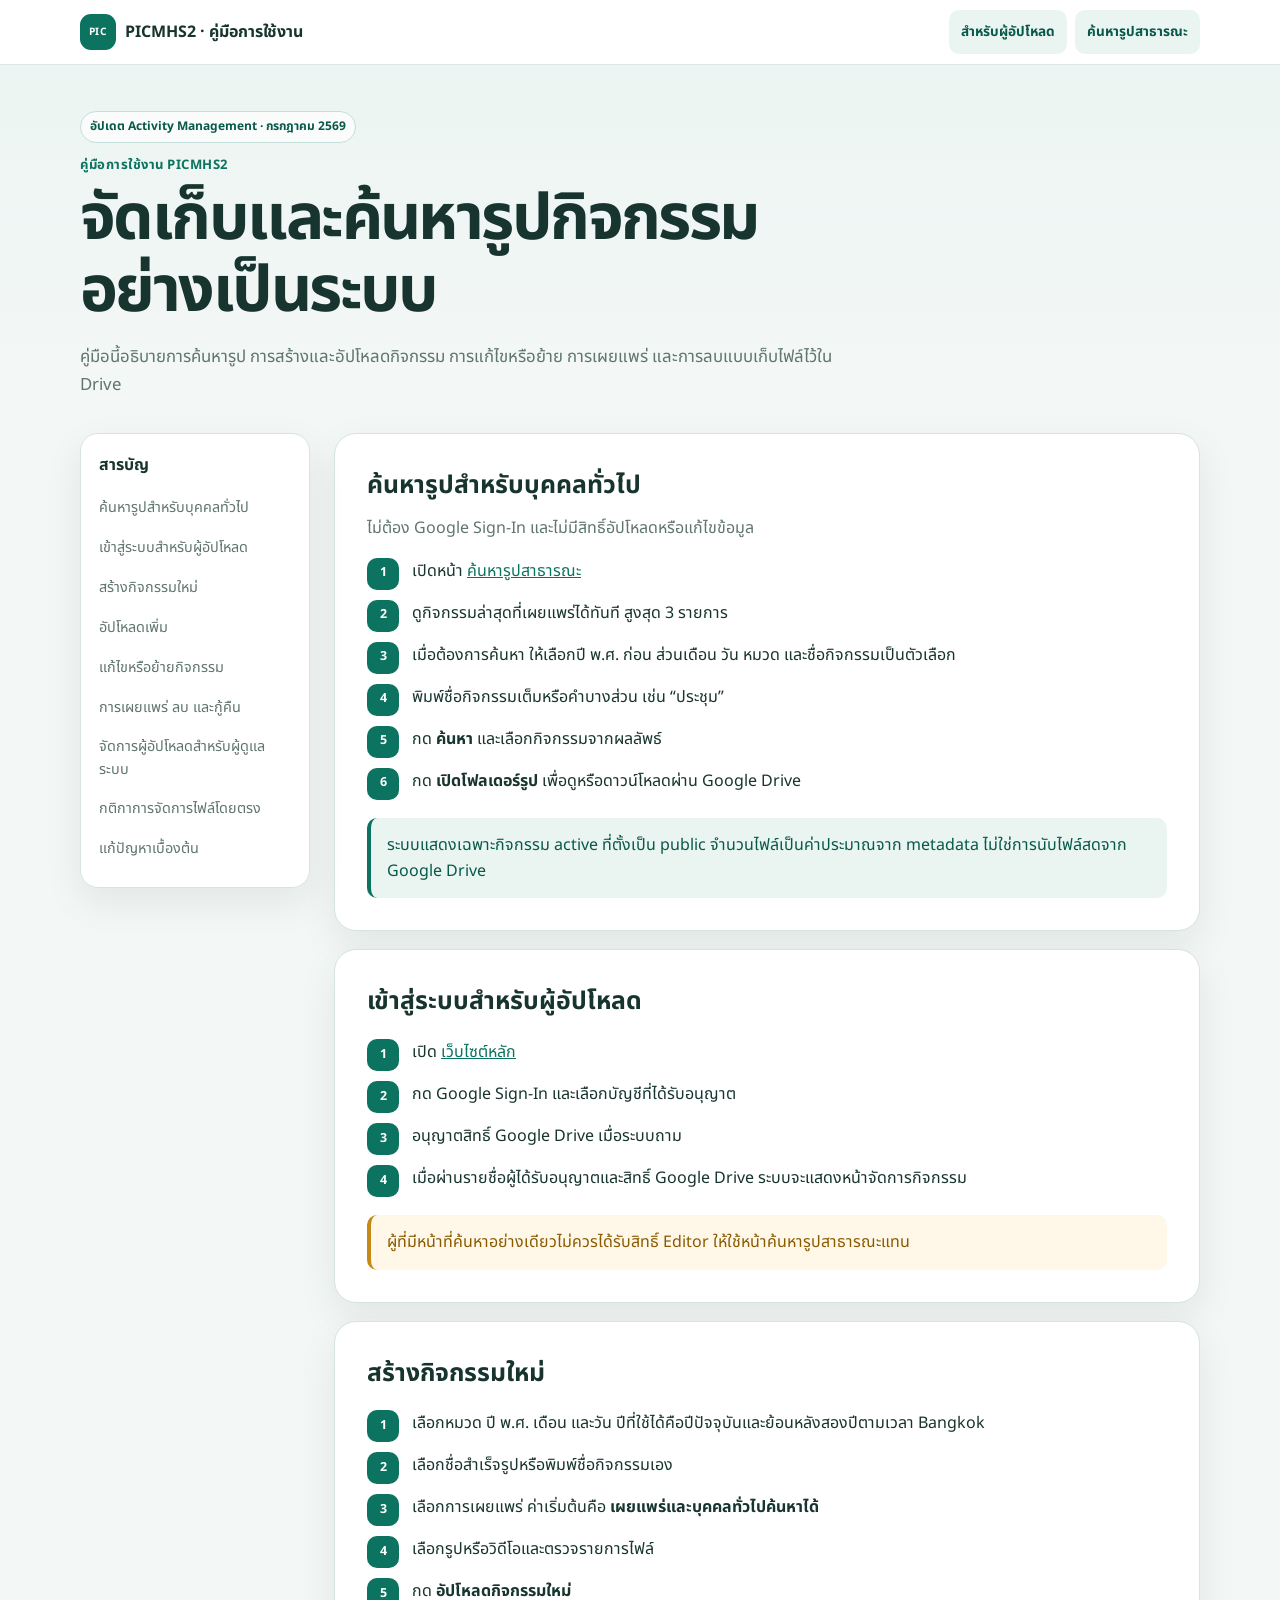
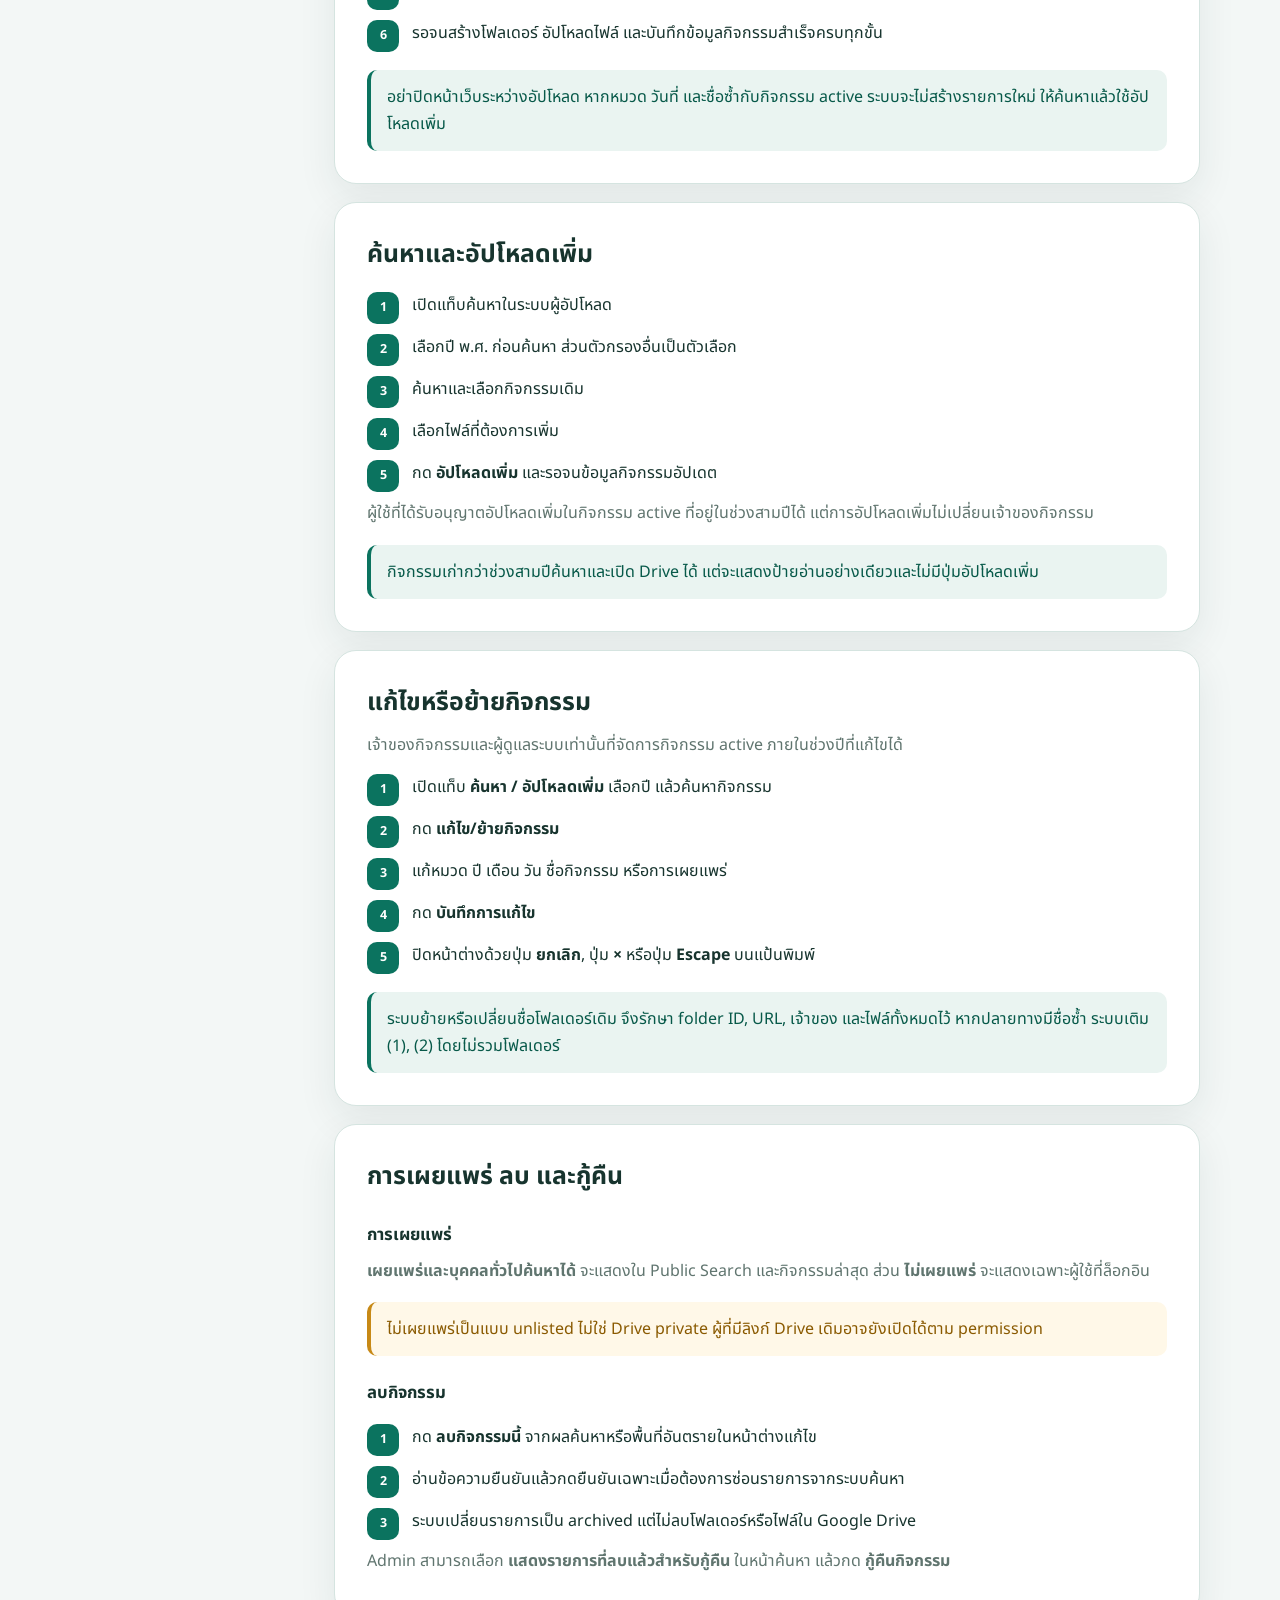
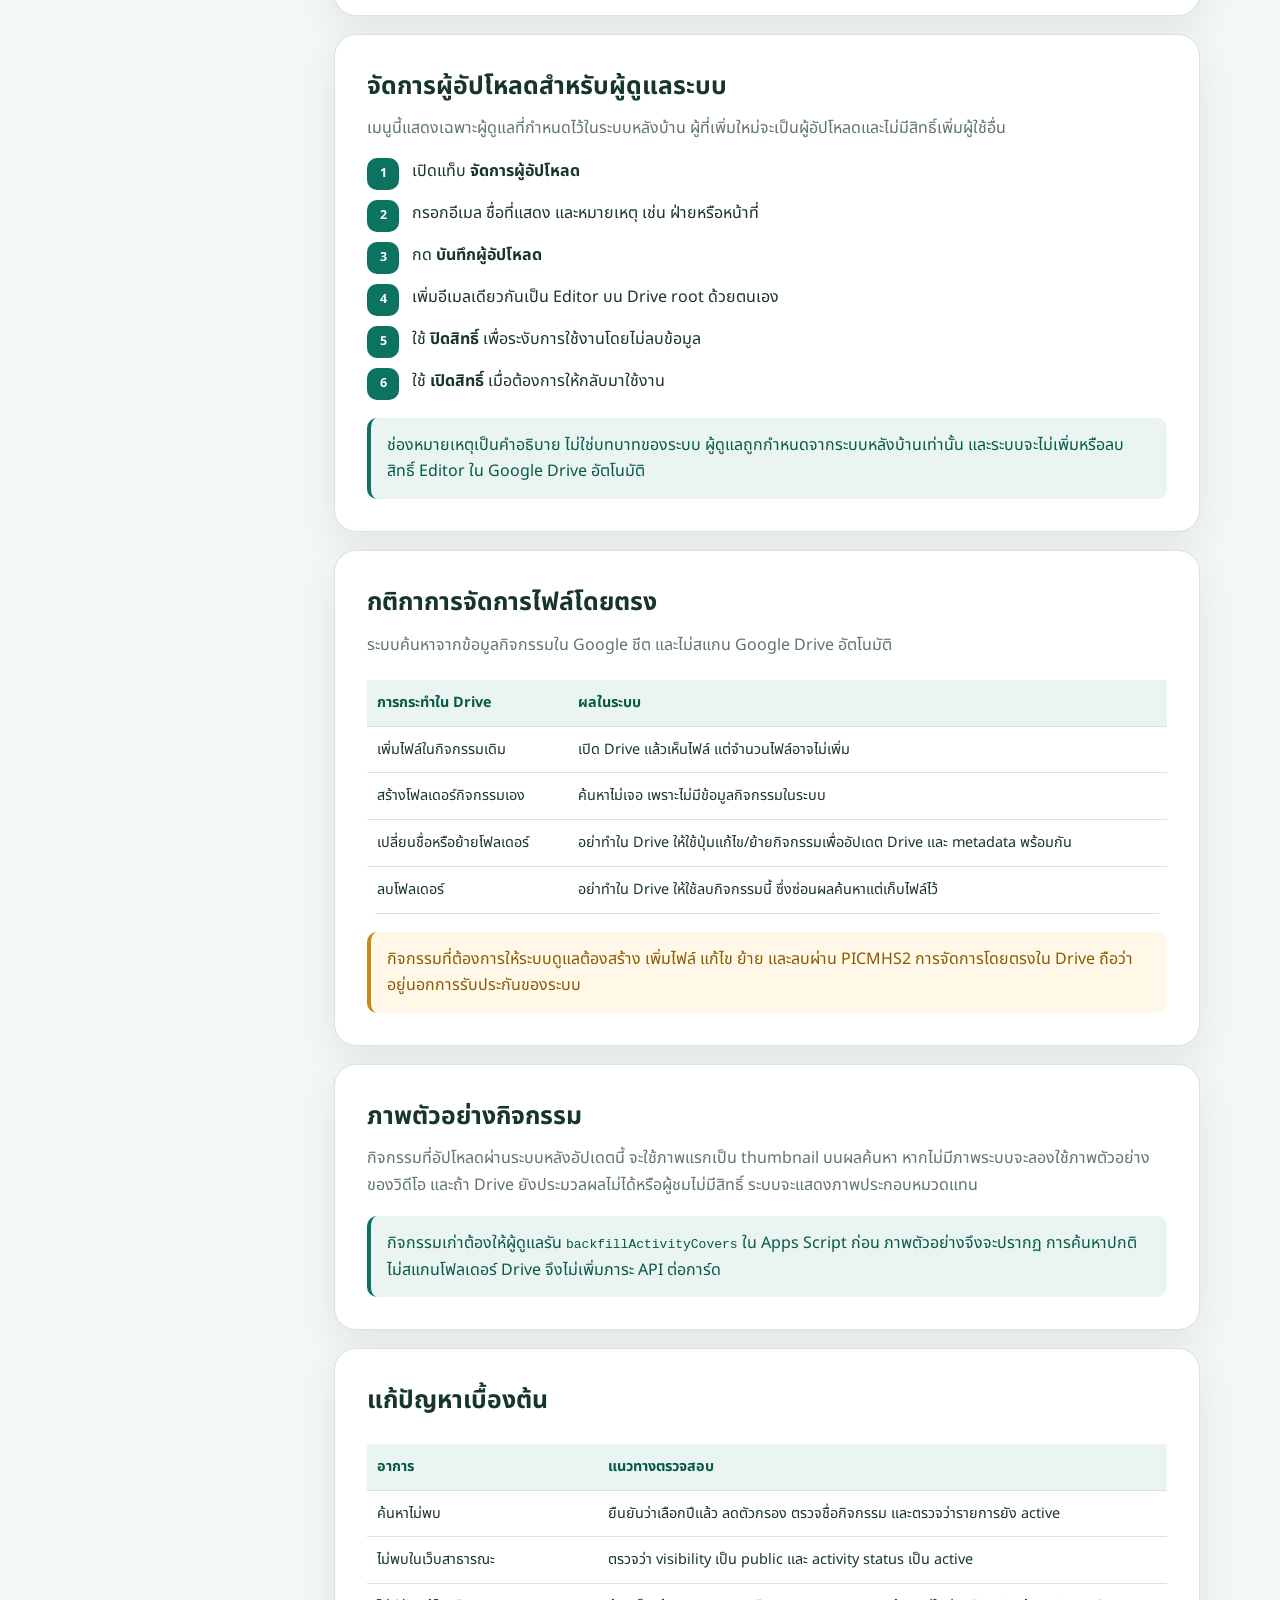
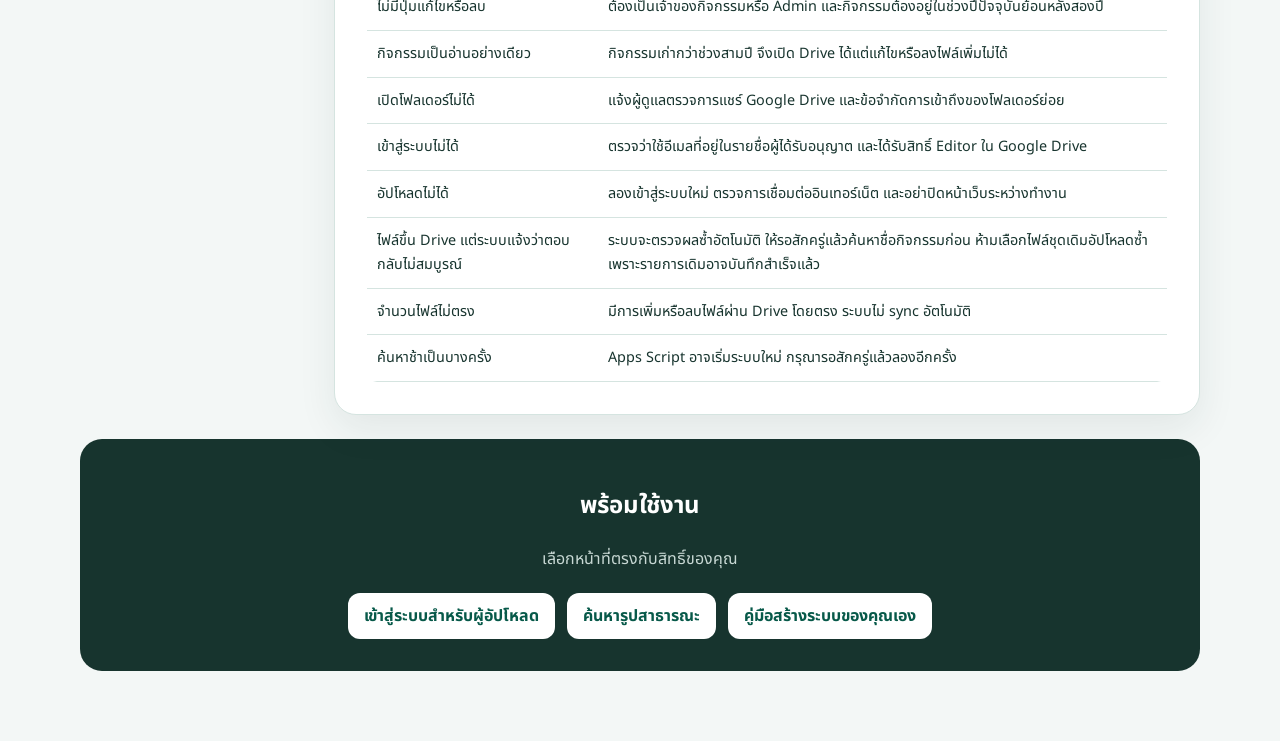
<file: guide.html>
<!DOCTYPE html>
<html lang="th">
<head>
  <meta charset="UTF-8">
  <meta name="viewport" content="width=device-width, initial-scale=1.0">
  <meta name="description" content="คู่มือการใช้งานระบบจัดเก็บและค้นหารูปภาพกิจกรรม PICMHS2">
  <title>คู่มือการใช้งาน | PICMHS2</title>
  <link rel="preconnect" href="https://fonts.googleapis.com">
  <link rel="preconnect" href="https://fonts.gstatic.com" crossorigin>
  <link href="https://fonts.googleapis.com/css2?family=Noto+Sans+Thai:wght@400;500;600;700&display=swap" rel="stylesheet">
  <style>
    :root {
      --bg: #f3f7f6;
      --surface: #fff;
      --surface-soft: #eaf4f1;
      --border: #d5e4e0;
      --text: #17342e;
      --muted: #60756f;
      --accent: #0b735f;
      --accent-strong: #075949;
      --warning: #8a5a00;
      --shadow: 0 14px 38px rgba(21, 55, 47, .08);
    }

    * { box-sizing: border-box; }
    html { scroll-behavior: smooth; }
    body { margin: 0; min-width: 320px; font-family: "Noto Sans Thai", sans-serif; color: var(--text); line-height: 1.65; background: linear-gradient(180deg, #eaf4f1, var(--bg) 360px); }
    a { color: var(--accent); }
    a:focus-visible { outline: 3px solid rgba(11, 115, 95, .22); outline-offset: 3px; }
    .skip-link { position: fixed; z-index: 99; left: 12px; top: 8px; transform: translateY(-140%); padding: 9px 13px; border-radius: 10px; background: var(--text); color: #fff; }
    .skip-link:focus { transform: translateY(0); }

    .topbar { position: sticky; top: 0; z-index: 10; border-bottom: 1px solid rgba(213, 228, 224, .9); background: rgba(255,255,255,.92); backdrop-filter: blur(12px); }
    .topbar-inner { width: min(1120px, calc(100% - 32px)); min-height: 64px; margin: 0 auto; display: flex; align-items: center; justify-content: space-between; gap: 16px; }
    .brand { display: flex; align-items: center; gap: 9px; color: var(--text); text-decoration: none; font-weight: 700; }
    .brand-mark { display: grid; width: 36px; height: 36px; place-items: center; border-radius: 11px; background: var(--accent); color: #fff; font-size: .64rem; letter-spacing: .04em; }
    .nav { display: flex; gap: 8px; flex-wrap: wrap; }
    .nav a { display: inline-flex; min-height: 44px; align-items: center; padding: 8px 12px; border-radius: 10px; color: var(--accent-strong); background: var(--surface-soft); text-decoration: none; font-size: .85rem; font-weight: 700; }

    .page { width: min(1120px, calc(100% - 32px)); margin: 0 auto; padding: 46px 0 70px; }
    .hero { max-width: 790px; margin-bottom: 34px; }
    .eyebrow { margin: 0 0 8px; color: var(--accent); font-size: .82rem; font-weight: 700; letter-spacing: .04em; }
    .guide-badge { display: inline-flex; margin-bottom: 12px; padding: 5px 9px; border: 1px solid #c4dfd8; border-radius: 999px; background: rgba(255,255,255,.72); color: var(--accent-strong); font-size: .75rem; font-weight: 700; }
    h1 { margin: 0; font-size: clamp(2.1rem, 7vw, 4rem); line-height: 1.12; letter-spacing: -.04em; }
    .hero > p:last-child { margin: 16px 0 0; color: var(--muted); font-size: 1.05rem; }

    .layout { display: grid; gap: 24px; }
    .toc, .card { border: 1px solid var(--border); background: var(--surface); box-shadow: var(--shadow); }
    .toc { align-self: start; padding: 18px; border-radius: 18px; }
    .toc strong { display: block; margin-bottom: 9px; }
    .toc a { display: flex; min-height: 40px; align-items: center; padding: 7px 0; color: var(--muted); text-decoration: none; font-size: .9rem; }
    .toc a:hover { color: var(--accent); }
    .content { display: grid; min-width: 0; gap: 18px; }
    .card { min-width: 0; padding: clamp(20px, 4vw, 32px); border-radius: 22px; scroll-margin-top: 86px; }
    .card h2 { margin: 0 0 8px; font-size: 1.55rem; }
    .card h3 { margin: 24px 0 7px; font-size: 1.05rem; }
    .card p { margin: 8px 0; color: var(--muted); }
    .steps { margin: 16px 0 0; padding: 0; list-style: none; counter-reset: step; display: grid; gap: 10px; }
    .steps li { counter-increment: step; display: grid; grid-template-columns: 34px 1fr; gap: 11px; align-items: start; }
    .steps li::before { content: counter(step); display: grid; width: 32px; height: 32px; place-items: center; border-radius: 10px; color: #fff; background: var(--accent); font-size: .78rem; font-weight: 700; }
    .note { margin-top: 18px; padding: 14px 16px; border-left: 4px solid var(--accent); border-radius: 10px; background: var(--surface-soft); color: var(--accent-strong); }
    .warning { border-left-color: #c78916; background: #fff8e8; color: var(--warning); }
    .table-wrap { max-width: 100%; overflow-x: auto; border-radius: 10px; }
    table { width: 100%; min-width: 520px; border-collapse: collapse; margin-top: 14px; font-size: .9rem; }
    th, td { padding: 11px 10px; border-bottom: 1px solid var(--border); text-align: left; vertical-align: top; }
    th { color: var(--accent-strong); background: var(--surface-soft); }
    .cta { margin-top: 24px; padding: 28px; border-radius: 22px; background: var(--text); color: #fff; text-align: center; }
    .cta p { color: #c8d8d4; }
    .cta a { display: inline-flex; min-height: 44px; align-items: center; padding: 10px 16px; margin: 4px; border-radius: 12px; background: #fff; color: var(--accent-strong); text-decoration: none; font-weight: 700; }

    @media (min-width: 880px) {
      .layout { grid-template-columns: 230px 1fr; align-items: start; }
      .toc { position: sticky; top: 88px; }
    }

    @media (max-width: 600px) {
      .topbar-inner { align-items: flex-start; flex-direction: column; padding: 12px 0; }
      .nav { width: 100%; }
      .nav a { flex: 1; text-align: center; }
    }

    @media (prefers-reduced-motion: reduce) {
      html { scroll-behavior: auto; }
      *, *::before, *::after { transition: none !important; }
    }
  </style>
</head>
<body>
  <a class="skip-link" href="#mainContent">ข้ามไปยังเนื้อหาหลัก</a>
  <header class="topbar">
    <div class="topbar-inner">
      <a class="brand" href="./"><span class="brand-mark">PIC</span><span>PICMHS2 · คู่มือการใช้งาน</span></a>
      <nav class="nav" aria-label="ทางลัด">
        <a href="./">สำหรับผู้อัปโหลด</a>
        <a href="./public/">ค้นหารูปสาธารณะ</a>
      </nav>
    </div>
  </header>

  <main class="page" id="mainContent">
    <section class="hero">
      <span class="guide-badge">อัปเดต Activity Management · กรกฎาคม 2569</span>
      <p class="eyebrow">คู่มือการใช้งาน PICMHS2</p>
      <h1>จัดเก็บและค้นหารูปกิจกรรมอย่างเป็นระบบ</h1>
      <p>คู่มือนี้อธิบายการค้นหารูป การสร้างและอัปโหลดกิจกรรม การแก้ไขหรือย้าย การเผยแพร่ และการลบแบบเก็บไฟล์ไว้ใน Drive</p>
    </section>

    <div class="layout">
      <aside class="toc" aria-label="สารบัญ">
        <strong>สารบัญ</strong>
        <a href="#public-search">ค้นหารูปสำหรับบุคคลทั่วไป</a>
        <a href="#login">เข้าสู่ระบบสำหรับผู้อัปโหลด</a>
        <a href="#new-activity">สร้างกิจกรรมใหม่</a>
        <a href="#append">อัปโหลดเพิ่ม</a>
        <a href="#manage-activity">แก้ไขหรือย้ายกิจกรรม</a>
        <a href="#visibility-delete">การเผยแพร่ ลบ และกู้คืน</a>
        <a href="#user-admin">จัดการผู้อัปโหลดสำหรับผู้ดูแลระบบ</a>
        <a href="#manual-policy">กติกาการจัดการไฟล์โดยตรง</a>
        <a href="#troubleshooting">แก้ปัญหาเบื้องต้น</a>
      </aside>

      <div class="content">
        <section class="card" id="public-search">
          <h2>ค้นหารูปสำหรับบุคคลทั่วไป</h2>
          <p>ไม่ต้อง Google Sign-In และไม่มีสิทธิ์อัปโหลดหรือแก้ไขข้อมูล</p>
          <ol class="steps">
            <li><div>เปิดหน้า <a href="./public/">ค้นหารูปสาธารณะ</a></div></li>
            <li><div>ดูกิจกรรมล่าสุดที่เผยแพร่ได้ทันที สูงสุด 3 รายการ</div></li>
            <li><div>เมื่อต้องการค้นหา ให้เลือกปี พ.ศ. ก่อน ส่วนเดือน วัน หมวด และชื่อกิจกรรมเป็นตัวเลือก</div></li>
            <li><div>พิมพ์ชื่อกิจกรรมเต็มหรือคำบางส่วน เช่น “ประชุม”</div></li>
            <li><div>กด <strong>ค้นหา</strong> และเลือกกิจกรรมจากผลลัพธ์</div></li>
            <li><div>กด <strong>เปิดโฟลเดอร์รูป</strong> เพื่อดูหรือดาวน์โหลดผ่าน Google Drive</div></li>
          </ol>
          <div class="note">ระบบแสดงเฉพาะกิจกรรม active ที่ตั้งเป็น public จำนวนไฟล์เป็นค่าประมาณจาก metadata ไม่ใช่การนับไฟล์สดจาก Google Drive</div>
        </section>

        <section class="card" id="login">
          <h2>เข้าสู่ระบบสำหรับผู้อัปโหลด</h2>
          <ol class="steps">
            <li><div>เปิด <a href="./">เว็บไซต์หลัก</a></div></li>
            <li><div>กด Google Sign-In และเลือกบัญชีที่ได้รับอนุญาต</div></li>
            <li><div>อนุญาตสิทธิ์ Google Drive เมื่อระบบถาม</div></li>
            <li><div>เมื่อผ่านรายชื่อผู้ได้รับอนุญาตและสิทธิ์ Google Drive ระบบจะแสดงหน้าจัดการกิจกรรม</div></li>
          </ol>
          <div class="warning note">ผู้ที่มีหน้าที่ค้นหาอย่างเดียวไม่ควรได้รับสิทธิ์ Editor ให้ใช้หน้าค้นหารูปสาธารณะแทน</div>
        </section>

        <section class="card" id="new-activity">
          <h2>สร้างกิจกรรมใหม่</h2>
          <ol class="steps">
            <li><div>เลือกหมวด ปี พ.ศ. เดือน และวัน ปีที่ใช้ได้คือปีปัจจุบันและย้อนหลังสองปีตามเวลา Bangkok</div></li>
            <li><div>เลือกชื่อสำเร็จรูปหรือพิมพ์ชื่อกิจกรรมเอง</div></li>
            <li><div>เลือกการเผยแพร่ ค่าเริ่มต้นคือ <strong>เผยแพร่และบุคคลทั่วไปค้นหาได้</strong></div></li>
            <li><div>เลือกรูปหรือวิดีโอและตรวจรายการไฟล์</div></li>
            <li><div>กด <strong>อัปโหลดกิจกรรมใหม่</strong></div></li>
            <li><div>รอจนสร้างโฟลเดอร์ อัปโหลดไฟล์ และบันทึกข้อมูลกิจกรรมสำเร็จครบทุกขั้น</div></li>
          </ol>
          <div class="note">อย่าปิดหน้าเว็บระหว่างอัปโหลด หากหมวด วันที่ และชื่อซ้ำกับกิจกรรม active ระบบจะไม่สร้างรายการใหม่ ให้ค้นหาแล้วใช้อัปโหลดเพิ่ม</div>
        </section>

        <section class="card" id="append">
          <h2>ค้นหาและอัปโหลดเพิ่ม</h2>
          <ol class="steps">
            <li><div>เปิดแท็บค้นหาในระบบผู้อัปโหลด</div></li>
            <li><div>เลือกปี พ.ศ. ก่อนค้นหา ส่วนตัวกรองอื่นเป็นตัวเลือก</div></li>
            <li><div>ค้นหาและเลือกกิจกรรมเดิม</div></li>
            <li><div>เลือกไฟล์ที่ต้องการเพิ่ม</div></li>
            <li><div>กด <strong>อัปโหลดเพิ่ม</strong> และรอจนข้อมูลกิจกรรมอัปเดต</div></li>
          </ol>
          <p>ผู้ใช้ที่ได้รับอนุญาตอัปโหลดเพิ่มในกิจกรรม active ที่อยู่ในช่วงสามปีได้ แต่การอัปโหลดเพิ่มไม่เปลี่ยนเจ้าของกิจกรรม</p>
          <div class="note">กิจกรรมเก่ากว่าช่วงสามปีค้นหาและเปิด Drive ได้ แต่จะแสดงป้ายอ่านอย่างเดียวและไม่มีปุ่มอัปโหลดเพิ่ม</div>
        </section>

        <section class="card" id="manage-activity">
          <h2>แก้ไขหรือย้ายกิจกรรม</h2>
          <p>เจ้าของกิจกรรมและผู้ดูแลระบบเท่านั้นที่จัดการกิจกรรม active ภายในช่วงปีที่แก้ไขได้</p>
          <ol class="steps">
            <li><div>เปิดแท็บ <strong>ค้นหา / อัปโหลดเพิ่ม</strong> เลือกปี แล้วค้นหากิจกรรม</div></li>
            <li><div>กด <strong>แก้ไข/ย้ายกิจกรรม</strong></div></li>
            <li><div>แก้หมวด ปี เดือน วัน ชื่อกิจกรรม หรือการเผยแพร่</div></li>
            <li><div>กด <strong>บันทึกการแก้ไข</strong></div></li>
            <li><div>ปิดหน้าต่างด้วยปุ่ม <strong>ยกเลิก</strong>, ปุ่ม <strong>×</strong> หรือปุ่ม <strong>Escape</strong> บนแป้นพิมพ์</div></li>
          </ol>
          <div class="note">ระบบย้ายหรือเปลี่ยนชื่อโฟลเดอร์เดิม จึงรักษา folder ID, URL, เจ้าของ และไฟล์ทั้งหมดไว้ หากปลายทางมีชื่อซ้ำ ระบบเติม (1), (2) โดยไม่รวมโฟลเดอร์</div>
        </section>

        <section class="card" id="visibility-delete">
          <h2>การเผยแพร่ ลบ และกู้คืน</h2>
          <h3>การเผยแพร่</h3>
          <p><strong>เผยแพร่และบุคคลทั่วไปค้นหาได้</strong> จะแสดงใน Public Search และกิจกรรมล่าสุด ส่วน <strong>ไม่เผยแพร่</strong> จะแสดงเฉพาะผู้ใช้ที่ล็อกอิน</p>
          <div class="warning note">ไม่เผยแพร่เป็นแบบ unlisted ไม่ใช่ Drive private ผู้ที่มีลิงก์ Drive เดิมอาจยังเปิดได้ตาม permission</div>
          <h3>ลบกิจกรรม</h3>
          <ol class="steps">
            <li><div>กด <strong>ลบกิจกรรมนี้</strong> จากผลค้นหาหรือพื้นที่อันตรายในหน้าต่างแก้ไข</div></li>
            <li><div>อ่านข้อความยืนยันแล้วกดยืนยันเฉพาะเมื่อต้องการซ่อนรายการจากระบบค้นหา</div></li>
            <li><div>ระบบเปลี่ยนรายการเป็น archived แต่ไม่ลบโฟลเดอร์หรือไฟล์ใน Google Drive</div></li>
          </ol>
          <p>Admin สามารถเลือก <strong>แสดงรายการที่ลบแล้วสำหรับกู้คืน</strong> ในหน้าค้นหา แล้วกด <strong>กู้คืนกิจกรรม</strong></p>
        </section>

        <section class="card" id="user-admin">
          <h2>จัดการผู้อัปโหลดสำหรับผู้ดูแลระบบ</h2>
          <p>เมนูนี้แสดงเฉพาะผู้ดูแลที่กำหนดไว้ในระบบหลังบ้าน ผู้ที่เพิ่มใหม่จะเป็นผู้อัปโหลดและไม่มีสิทธิ์เพิ่มผู้ใช้อื่น</p>
          <ol class="steps">
            <li><div>เปิดแท็บ <strong>จัดการผู้อัปโหลด</strong></div></li>
            <li><div>กรอกอีเมล ชื่อที่แสดง และหมายเหตุ เช่น ฝ่ายหรือหน้าที่</div></li>
            <li><div>กด <strong>บันทึกผู้อัปโหลด</strong></div></li>
            <li><div>เพิ่มอีเมลเดียวกันเป็น Editor บน Drive root ด้วยตนเอง</div></li>
            <li><div>ใช้ <strong>ปิดสิทธิ์</strong> เพื่อระงับการใช้งานโดยไม่ลบข้อมูล</div></li>
            <li><div>ใช้ <strong>เปิดสิทธิ์</strong> เมื่อต้องการให้กลับมาใช้งาน</div></li>
          </ol>
          <div class="note">ช่องหมายเหตุเป็นคำอธิบาย ไม่ใช่บทบาทของระบบ ผู้ดูแลถูกกำหนดจากระบบหลังบ้านเท่านั้น และระบบจะไม่เพิ่มหรือลบสิทธิ์ Editor ใน Google Drive อัตโนมัติ</div>
        </section>

        <section class="card" id="manual-policy">
          <h2>กติกาการจัดการไฟล์โดยตรง</h2>
          <p>ระบบค้นหาจากข้อมูลกิจกรรมใน Google ชีต และไม่สแกน Google Drive อัตโนมัติ</p>
          <div class="table-wrap">
            <table>
              <thead><tr><th>การกระทำใน Drive</th><th>ผลในระบบ</th></tr></thead>
              <tbody>
                <tr><td>เพิ่มไฟล์ในกิจกรรมเดิม</td><td>เปิด Drive แล้วเห็นไฟล์ แต่จำนวนไฟล์อาจไม่เพิ่ม</td></tr>
                <tr><td>สร้างโฟลเดอร์กิจกรรมเอง</td><td>ค้นหาไม่เจอ เพราะไม่มีข้อมูลกิจกรรมในระบบ</td></tr>
                <tr><td>เปลี่ยนชื่อหรือย้ายโฟลเดอร์</td><td>อย่าทำใน Drive ให้ใช้ปุ่มแก้ไข/ย้ายกิจกรรมเพื่ออัปเดต Drive และ metadata พร้อมกัน</td></tr>
                <tr><td>ลบโฟลเดอร์</td><td>อย่าทำใน Drive ให้ใช้ลบกิจกรรมนี้ ซึ่งซ่อนผลค้นหาแต่เก็บไฟล์ไว้</td></tr>
              </tbody>
            </table>
          </div>
          <div class="warning note">กิจกรรมที่ต้องการให้ระบบดูแลต้องสร้าง เพิ่มไฟล์ แก้ไข ย้าย และลบผ่าน PICMHS2 การจัดการโดยตรงใน Drive ถือว่าอยู่นอกการรับประกันของระบบ</div>
        </section>

        <section class="card" id="activity-preview">
          <h2>ภาพตัวอย่างกิจกรรม</h2>
          <p>กิจกรรมที่อัปโหลดผ่านระบบหลังอัปเดตนี้ จะใช้ภาพแรกเป็น thumbnail บนผลค้นหา หากไม่มีภาพระบบจะลองใช้ภาพตัวอย่างของวิดีโอ และถ้า Drive ยังประมวลผลไม่ได้หรือผู้ชมไม่มีสิทธิ์ ระบบจะแสดงภาพประกอบหมวดแทน</p>
          <div class="note">กิจกรรมเก่าต้องให้ผู้ดูแลรัน <code>backfillActivityCovers</code> ใน Apps Script ก่อน ภาพตัวอย่างจึงจะปรากฏ การค้นหาปกติไม่สแกนโฟลเดอร์ Drive จึงไม่เพิ่มภาระ API ต่อการ์ด</div>
        </section>

        <section class="card" id="troubleshooting">
          <h2>แก้ปัญหาเบื้องต้น</h2>
          <div class="table-wrap">
            <table>
              <thead><tr><th>อาการ</th><th>แนวทางตรวจสอบ</th></tr></thead>
              <tbody>
                <tr><td>ค้นหาไม่พบ</td><td>ยืนยันว่าเลือกปีแล้ว ลดตัวกรอง ตรวจชื่อกิจกรรม และตรวจว่ารายการยัง active</td></tr>
                <tr><td>ไม่พบในเว็บสาธารณะ</td><td>ตรวจว่า visibility เป็น public และ activity status เป็น active</td></tr>
                <tr><td>ไม่มีปุ่มแก้ไขหรือลบ</td><td>ต้องเป็นเจ้าของกิจกรรมหรือ Admin และกิจกรรมต้องอยู่ในช่วงปีปัจจุบันย้อนหลังสองปี</td></tr>
                <tr><td>กิจกรรมเป็นอ่านอย่างเดียว</td><td>กิจกรรมเก่ากว่าช่วงสามปี จึงเปิด Drive ได้แต่แก้ไขหรือลงไฟล์เพิ่มไม่ได้</td></tr>
                <tr><td>เปิดโฟลเดอร์ไม่ได้</td><td>แจ้งผู้ดูแลตรวจการแชร์ Google Drive และข้อจำกัดการเข้าถึงของโฟลเดอร์ย่อย</td></tr>
                <tr><td>เข้าสู่ระบบไม่ได้</td><td>ตรวจว่าใช้อีเมลที่อยู่ในรายชื่อผู้ได้รับอนุญาต และได้รับสิทธิ์ Editor ใน Google Drive</td></tr>
                <tr><td>อัปโหลดไม่ได้</td><td>ลองเข้าสู่ระบบใหม่ ตรวจการเชื่อมต่ออินเทอร์เน็ต และอย่าปิดหน้าเว็บระหว่างทำงาน</td></tr>
                <tr><td>ไฟล์ขึ้น Drive แต่ระบบแจ้งว่าตอบกลับไม่สมบูรณ์</td><td>ระบบจะตรวจผลซ้ำอัตโนมัติ ให้รอสักครู่แล้วค้นหาชื่อกิจกรรมก่อน ห้ามเลือกไฟล์ชุดเดิมอัปโหลดซ้ำ เพราะรายการเดิมอาจบันทึกสำเร็จแล้ว</td></tr>
                <tr><td>จำนวนไฟล์ไม่ตรง</td><td>มีการเพิ่มหรือลบไฟล์ผ่าน Drive โดยตรง ระบบไม่ sync อัตโนมัติ</td></tr>
                <tr><td>ค้นหาช้าเป็นบางครั้ง</td><td>Apps Script อาจเริ่มระบบใหม่ กรุณารอสักครู่แล้วลองอีกครั้ง</td></tr>
              </tbody>
            </table>
          </div>
        </section>
      </div>
    </div>

    <section class="cta">
      <h2>พร้อมใช้งาน</h2>
      <p>เลือกหน้าที่ตรงกับสิทธิ์ของคุณ</p>
      <a href="./">เข้าสู่ระบบสำหรับผู้อัปโหลด</a>
      <a href="./public/">ค้นหารูปสาธารณะ</a>
      <a href="https://github.com/RobbyGrean/picturemhs2#readme" target="_blank" rel="noopener noreferrer">คู่มือสร้างระบบของคุณเอง</a>
    </section>
  </main>
</body>
</html>
</file>
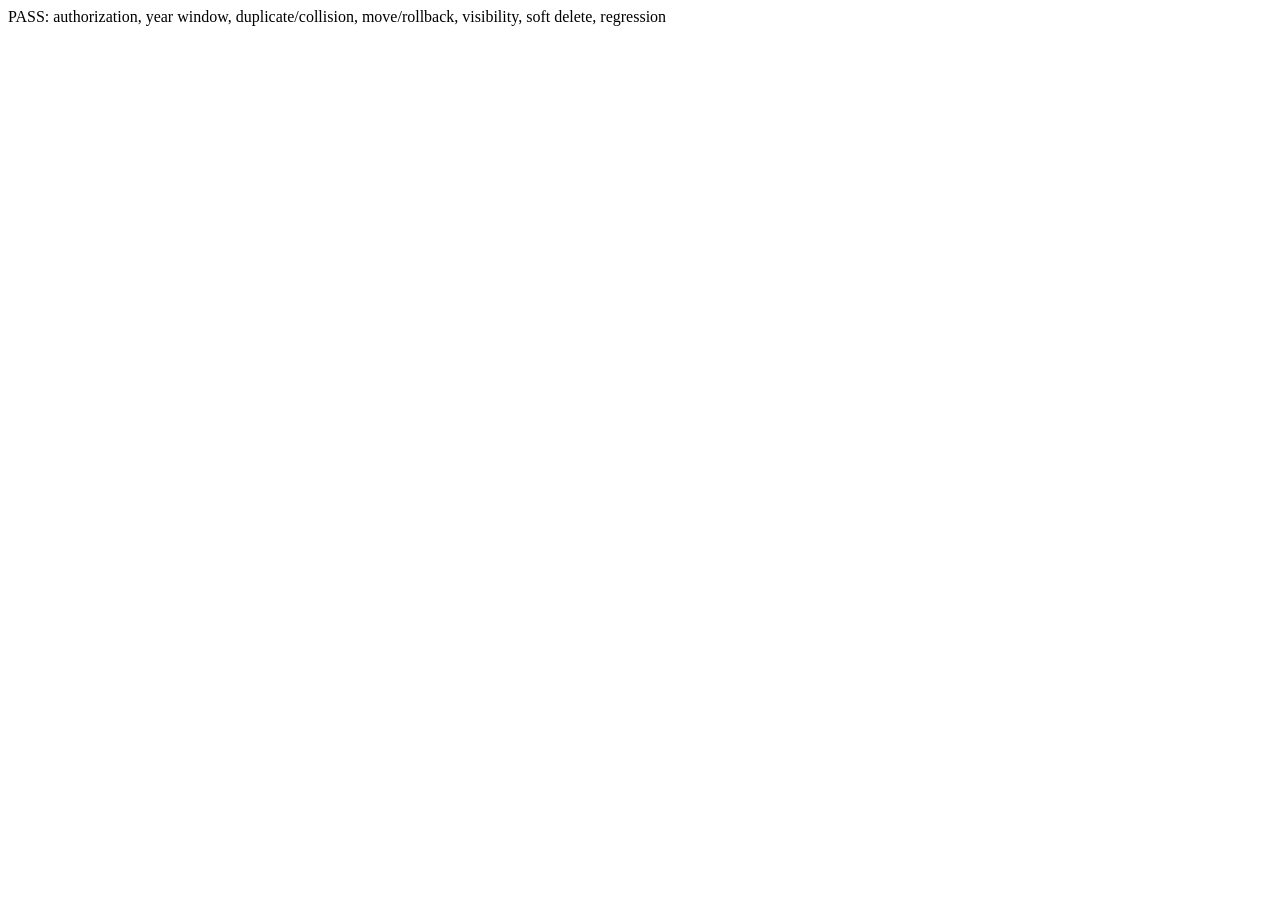
<file: tests/activity_management.browser.html>
<!DOCTYPE html>
<html lang="en">
<meta charset="UTF-8">
<title>Activity management browser tests</title>
<body>RUNNING</body>
<script>
window.ContentService = {
  MimeType: { JSON: "application/json" },
  createTextOutput(content) { return { content, setMimeType() { return this; }, getContentText() { return this.content; } }; }
};
let uuid = 0;
window.Utilities = { formatDate: () => "2026", getUuid: () => `uuid-${++uuid}` };
window.LockService = { getScriptLock: () => ({ waitLock() {}, releaseLock() {} }) };
window.UrlFetchApp = { fetch: () => ({ getResponseCode: () => 401, getContentText: () => "{}" }) };

class Folder {
  constructor(id, name, parent = null) {
    this.id = id; this.name = name; this.parent = parent; this.children = []; this.files = [];
    if (parent) parent.children.push(this);
  }
  getId() { return this.id; }
  getName() { return this.name; }
  getUrl() { return `https://drive.google.com/drive/folders/${this.id}`; }
  setName(name) { this.name = name; return this; }
  getParents() { const values = this.parent ? [this.parent] : []; return iterator(values); }
  getFoldersByName(name) { return iterator(this.children.filter((child) => child.name === name)); }
  getFolders() { return iterator(this.children); }
  getFiles() { return iterator(this.files); }
  createFolder(name) { const child = new Folder(`folder-${++Folder.nextId}`, name, this); folders[child.id] = child; return child; }
  moveTo(parent) {
    if (this.parent) this.parent.children = this.parent.children.filter((child) => child !== this);
    this.parent = parent;
    parent.children.push(this);
    return this;
  }
}
Folder.nextId = 0;
function iterator(values) { let index = 0; return { hasNext: () => index < values.length, next: () => values[index++] }; }
const folders = {};
const driveFiles = {};
const root = new Folder("root", "root");
folders.root = root;
class DriveFile {
  constructor(id, mimeType, parent) { this.id = id; this.mimeType = mimeType; this.parent = parent; }
  getId() { return this.id; }
  getMimeType() { return this.mimeType; }
  getParents() { return iterator(this.parent ? [this.parent] : []); }
}
window.DriveApp = {
  getFolderById(id) { if (!folders[id]) throw new Error("folder not found"); return folders[id]; },
  getFileById(id) { if (!driveFiles[id]) throw new Error("file not found"); return driveFiles[id]; }
};
</script>
<script src="../starter/Code.gs"></script>
<script>
try {
  getCurrentYearBE = () => 2569;
  folders[CONFIG.ROOT_FOLDER_ID] = root;
  ensureAllowed = () => true;
  ensureUploadsHeader = () => {};
  ensureAuditHeader = () => {};

  const headers = UPLOAD_HEADERS.slice();
  const rows = [headers];
  let failNextWrite = false;
  const uploadsSheet = {
    getLastRow: () => rows.length,
    getLastColumn: () => headers.length,
    getDataRange: () => ({ getValues: () => rows.map((row) => row.slice()) }),
    appendRow: (row) => rows.push(row.slice()),
    getRange(row, column, numRows = 1, numColumns = 1) {
      return {
        getValue: () => rows[row - 1][column - 1],
        getValues: () => Array.from({ length: numRows }, (_, r) => rows[row - 1 + r].slice(column - 1, column - 1 + numColumns)),
        setValue(value) { rows[row - 1][column - 1] = value; return this; },
        setValues(values) {
          if (failNextWrite && row > 1) { failNextWrite = false; throw new Error("forced metadata failure"); }
          values.forEach((source, r) => source.forEach((value, c) => { rows[row - 1 + r][column - 1 + c] = value; }));
          return this;
        }
      };
    },
    setFrozenRows() {}
  };
  const auditRows = [AUDIT_HEADERS.slice()];
  const auditSheet = { getLastRow: () => auditRows.length, appendRow: (row) => auditRows.push(row.slice()), setFrozenRows() {} };
  getUploadsSheet = () => uploadsSheet;
  getActivityAuditSheet = () => auditSheet;

  function assert(condition, message) { if (!condition) throw new Error(message); }
  function throwsMessage(callback, part) {
    try { callback(); } catch (error) { return String(error.message).includes(part); }
    return false;
  }
  function json(output) { return JSON.parse(output.getContentText()); }
  function input(category, yearBE, month, day, activityName, visibility = "public") {
    return { category, yearBE, month, day, activityName, visibility };
  }
  function folderFor(data) {
    const dayFolder = resolveDayFolder(data).dayFolder;
    const folder = dayFolder.createFolder(data.activityName);
    folder.files.push("photo-a", "photo-b");
    return folder;
  }
  function addActivity(index, owner, data, status = "active", visibility = "public") {
    const folder = folderFor(data);
    const now = "2026-07-16T00:00:00.000Z";
    rows.push([
      `upload-${index}`, buildActivityKey(data), data.category, data.yearBE, data.month, data.day,
      data.activityName, buildFolderPath(data), folder.id, folder.getUrl(), owner, `Owner ${index}`,
      folder.files.length, now, now, owner, status, visibility
    ]);
    return { folder, uploadId: `upload-${index}` };
  }

  const owner = { email: "activity-owner@example.com", name: "Owner" };
  const appender = { email: "appender@example.com", name: "Appender" };
  const admin = { email: CONFIG.ADMIN_EMAILS[0], name: "Admin" };

  assert(isEditableYear(2569) && isEditableYear(2568) && isEditableYear(2567), "editable three-year window");
  assert(buildDriveThumbnailUrl("cover id").includes("cover%20id") && buildDriveThumbnailUrl("none") === "", "thumbnail URL normalization failed");
  [2567, 2568, 2569].forEach((year) => assert(validateActivityInput(input("ประชุม", year, 1, 1, `mutable-${year}`)).yearBE === year, `${year} is not mutable`));
  assert(!isEditableYear(2570) && !isEditableYear(2566), "future/old year accepted");
  assert(throwsMessage(() => validateActivityInput(input("ประชุม", 2570, 1, 1, "future")), "read-only"), "future create accepted");
  assert(throwsMessage(() => validateActivityInput(input("ประชุม", 2566, 1, 1, "old")), "read-only"), "old create accepted");

  const firstData = input("ประชุม", 2569, 7, 1, "กิจกรรมเจ้าของ");
  const first = addActivity(1, owner.email, firstData);
  const firstOldParent = first.folder.parent;
  const firstId = first.folder.id;
  const firstUrl = first.folder.getUrl();
  const firstFiles = first.folder.files.slice();
  const moved = json(handleUpdateActivity(owner, Object.assign({ uploadId: first.uploadId, folderId: firstId }, input("ไปราชการ", 2569, 7, 2, "กิจกรรมแก้ไข", "public"))));
  assert(moved.ok && moved.updated, "owner cannot edit/move");
  assert(first.folder.id === firstId && first.folder.getUrl() === firstUrl, "move changed folder ID/URL");
  assert(JSON.stringify(first.folder.files) === JSON.stringify(firstFiles), "move changed files");
  assert(first.folder.name === "กิจกรรมแก้ไข", "Drive rename failed");
  assert(firstOldParent.parent.children.includes(firstOldParent), "empty old parent was deleted");
  assert(rows[1][headers.indexOf("category")] === "ไปราชการ" && rows[1][headers.indexOf("day")] === 2, "metadata move failed");

  rows[1][headers.indexOf("last_uploaded_by")] = appender.email;
  const spoofPayload = Object.assign({ uploadId: first.uploadId, folderId: firstId, uploadedBy: owner.email }, input("ประชุม", 2569, 7, 3, "ขโมยสิทธิ์"));
  assert(throwsMessage(() => handleUpdateActivity(appender, spoofPayload), "owner or admin"), "frontend owner spoof bypassed authorization");
  assert(throwsMessage(() => handleArchiveActivity(appender, { uploadId: first.uploadId, folderId: firstId }), "owner or admin"), "non-owner archived activity");

  const adminEdit = json(handleUpdateActivity(admin, Object.assign({ uploadId: first.uploadId, folderId: firstId }, input("ไปราชการ", 2569, 7, 2, "Admin แก้ไข", "internal"))));
  assert(adminEdit.ok && rows[1][headers.indexOf("visibility")] === "internal", "admin cannot edit visibility");
  const authenticatedInternal = json(handleSearch(owner, { yearBE: "2569" }));
  assert(authenticatedInternal.results.some((item) => item.uploadId === first.uploadId), "internal missing from authenticated search");
  const publicInternal = json(handlePublicSearch({ yearBE: "2569" }));
  assert(!publicInternal.results.some((item) => item.activityName === "Admin แก้ไข"), "internal leaked to public search");
  const latestInternal = json(handlePublicLatest());
  assert(!latestInternal.results.some((item) => item.activityName === "Admin แก้ไข"), "internal leaked to latest");

  const oldData = input("ประชุม", 2566, 1, 1, "ข้อมูลเก่า");
  const old = addActivity(2, owner.email, oldData);
  const oldSearch = json(handleSearch(owner, { yearBE: "2566" }));
  assert(oldSearch.results.length === 1 && oldSearch.results[0].isReadOnly && !oldSearch.results[0].canAppend, "old record not searchable/read-only");
  assert(oldSearch.results[0].folderUrl === old.folder.getUrl(), "old Drive link missing");
  assert(throwsMessage(() => handleSearch(owner, {}), "yearBE is required"), "authenticated search allows no year");
  assert(throwsMessage(() => handleAppendMetadata(owner, { folderId: old.folder.id, fileCountDelta: 1 }), "read-only"), "old activity accepted append");

  const newData = input("กิจกรรมและอื่นๆ", 2569, 11, 11, "กิจกรรมใหม่");
  const created = json(handleCreateFolder(owner, newData));
  assert(created.ok && folders[created.folderId], "new folder creation regression");
  const repeatedCreate = json(handleCreateFolder(owner, newData));
  assert(repeatedCreate.ok && repeatedCreate.reusedPendingFolder && repeatedCreate.folderId === created.folderId, "pending empty folder is not recoverable");
  const coverFile = new DriveFile("cover-new", "image/jpeg", folders[created.folderId]);
  driveFiles[coverFile.id] = coverFile;
  folders[created.folderId].files.push(coverFile);
  const savePayload = Object.assign({}, newData, {
    folderId: created.folderId, folderUrl: created.folderUrl, folderPath: created.folderPath, fileCount: 2, coverFileId: coverFile.id
  });
  const saved = json(handleSaveMetadata(owner, savePayload));
  assert(saved.ok && rows[rows.length - 1][headers.indexOf("visibility")] === "public", "new upload does not default public");
  const rowCountAfterSave = rows.length;
  const repeatedSave = json(handleSaveMetadata(owner, savePayload));
  assert(repeatedSave.ok && repeatedSave.alreadySaved && rows.length === rowCountAfterSave, "saveMetadata retry created a duplicate");
  assert(rows[rows.length - 1][headers.indexOf("cover_file_id")] === coverFile.id, "cover file ID not saved");
  const savedSearch = json(handleSearch(owner, { yearBE: "2569", activityName: newData.activityName }));
  assert(savedSearch.results[0].coverUrl.includes("cover-new") && !("coverFileId" in savedSearch.results[0]), "authenticated cover response is unsafe");
  json(handleAppendMetadata(appender, { folderId: created.folderId, fileCountDelta: 1 }));
  assert(rows[rows.length - 1][headers.indexOf("file_count")] === 3, "in-window append regression");
  const outsideCover = new DriveFile("outside-cover", "image/png", root);
  driveFiles[outsideCover.id] = outsideCover;
  assert(throwsMessage(() => validateCoverFile(outsideCover.id, created.folderId), "outside"), "outside cover accepted");

  for (let index = 20; index < 72; index += 1) addActivity(index, owner.email, input("ประชุม", 2568, 1, (index % 28) + 1, `ผลค้นหา ${index}`));
  const limitedSearch = json(handleSearch(owner, { yearBE: "2568" }));
  assert(limitedSearch.results.length === 50 && limitedSearch.truncated, "authenticated search limit/truncation failed");

  const duplicateCount = rows.length;
  assert(throwsMessage(() => handleCreateFolder(owner, input("ไปราชการ", 2569, 7, 2, "Admin แก้ไข")), "already exists"), "duplicate create accepted");
  assert(rows.length === duplicateCount, "duplicate create added metadata row");

  const collisionData = input("ประชุม", 2569, 8, 8, "ชื่อซ้ำ");
  addActivity(3, "other@example.com", collisionData);
  addActivity(4, "other@example.com", input("ประชุม", 2569, 8, 8, "ชื่อซ้ำ (1)"));
  const collision = json(handleUpdateActivity(owner, Object.assign({ uploadId: first.uploadId, folderId: firstId }, collisionData)));
  assert(collision.ok && collision.collisionRenamed && collision.activity.activityName === "ชื่อซ้ำ (2)", "collision suffix sequence failed");
  assert(first.folder.name === "ชื่อซ้ำ (2)" && collision.activity.activityKey.endsWith("ชื่อซ้ำ (2)") && collision.activity.folderPath.endsWith("ชื่อซ้ำ (2)"), "collision name/key/path inconsistent");

  const rollbackData = input("กิจกรรมและอื่นๆ", 2569, 9, 9, "ก่อน rollback");
  const rollback = addActivity(5, owner.email, rollbackData);
  const oldParent = rollback.folder.parent;
  const oldRollbackName = rollback.folder.name;
  failNextWrite = true;
  assert(throwsMessage(() => handleUpdateActivity(owner, Object.assign({ uploadId: rollback.uploadId, folderId: rollback.folder.id }, input("ประชุม", 2569, 10, 10, "หลัง rollback"))), "rollback attempted"), "metadata failure not controlled");
  assert(rollback.folder.parent === oldParent && rollback.folder.name === oldRollbackName, "Drive rollback failed");
  const rollbackRecordAfter = loadActivityRecord(uploadsSheet, rollback.uploadId, rollback.folder.id);
  assert(rollbackRecordAfter.activity.activityName !== "หลัง rollback", "failed move changed metadata");
  assert(auditRows.some((row) => row[3] === "failed_move"), "failed move audit missing");

  const driveBeforeArchive = { id: first.folder.id, parent: first.folder.parent, name: first.folder.name, files: first.folder.files.slice() };
  assert(json(handleArchiveActivity(owner, { uploadId: first.uploadId, folderId: firstId })).archived, "owner cannot archive");
  assert(first.folder.id === driveBeforeArchive.id && first.folder.parent === driveBeforeArchive.parent && first.folder.name === driveBeforeArchive.name && JSON.stringify(first.folder.files) === JSON.stringify(driveBeforeArchive.files), "archive changed Drive");
  assert(!json(handleSearch(owner, { yearBE: "2569" })).results.some((item) => item.uploadId === first.uploadId), "archived visible in normal search");
  assert(!json(handlePublicLatest()).results.some((item) => item.activityName === first.folder.name), "archived visible publicly");
  assert(throwsMessage(() => handleRestoreActivity(owner, { uploadId: first.uploadId, folderId: firstId }), "admin access"), "non-admin restored activity");
  assert(json(handleRestoreActivity(admin, { uploadId: first.uploadId, folderId: firstId })).restored, "admin cannot restore");
  assert(json(handleArchiveActivity(admin, { uploadId: "upload-3", folderId: rows.find((row) => row[0] === "upload-3")[8] })).archived, "admin cannot archive another owner activity");

  const protectedActions = ["init", "createFolder", "saveMetadata", "appendMetadata", "updateActivity", "archiveActivity", "restoreActivity"];
  protectedActions.forEach((action) => {
    const result = json(doPost({ postData: { contents: JSON.stringify({ action }) } }));
    assert(!result.ok && result.error === "missing idToken", `${action} lost authentication`);
  });
  const invalidToken = json(doPost({ postData: { contents: JSON.stringify({ action: "init", idToken: "invalid" }) } }));
  assert(!invalidToken.ok && invalidToken.error === "invalid google identity", "invalid ID token accepted");
  assert(auditRows.some((row) => row[3] === "move") && auditRows.some((row) => row[3] === "archive") && auditRows.some((row) => row[3] === "restore"), "audit lifecycle incomplete");

  document.body.textContent = "PASS: authorization, year window, duplicate/collision, move/rollback, visibility, soft delete, regression";
} catch (error) {
  document.body.textContent = `FAIL: ${error.message}\n${error.stack || ""}`;
}
</script>
</html>
</file>
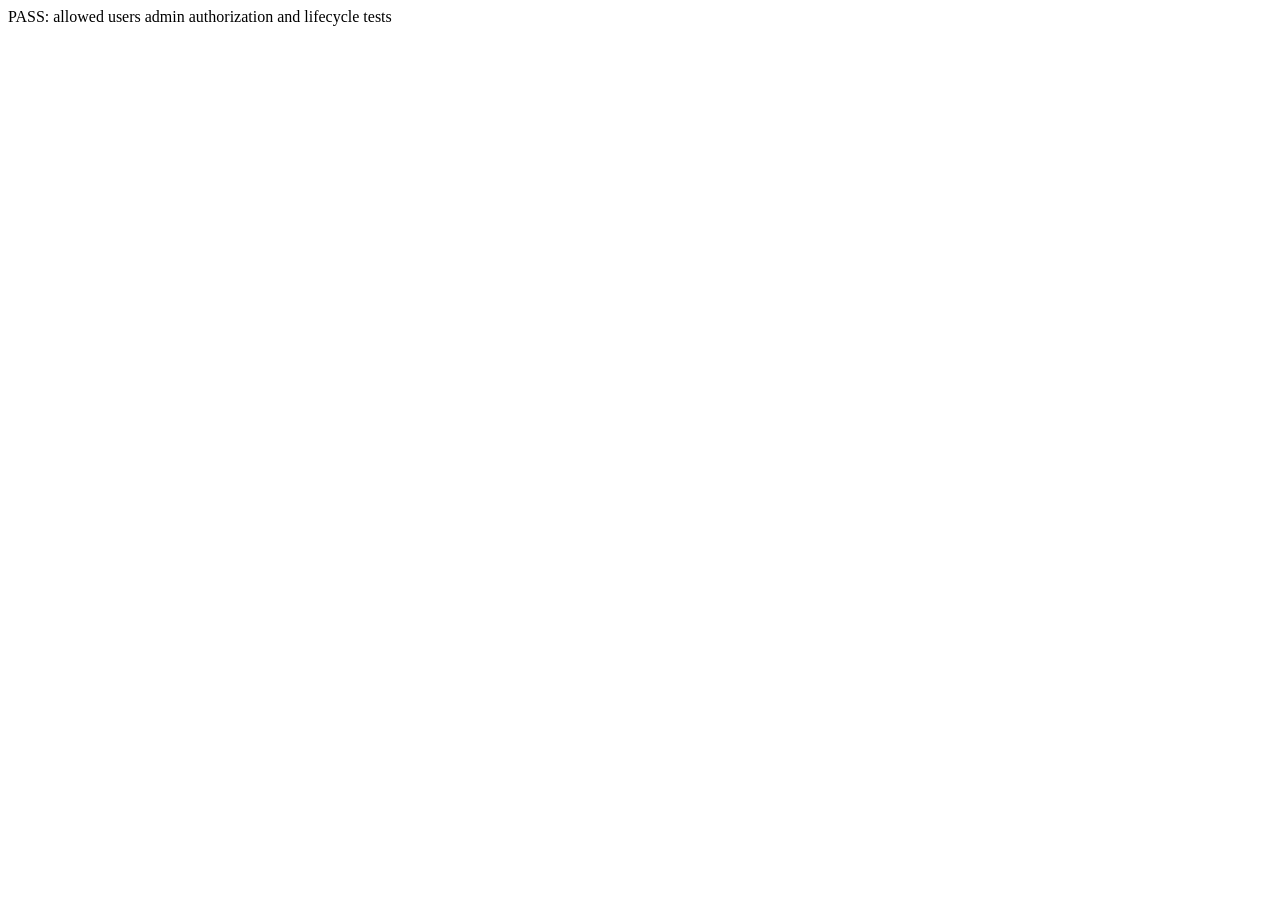
<file: tests/allowed_users.browser.html>
<!DOCTYPE html>
<html lang="en">
<meta charset="UTF-8">
<title>Allowed users browser tests</title>
<body>RUNNING</body>
<script>
  window.ContentService = {
    MimeType: { JSON: "application/json" },
    createTextOutput(content) {
      return {
        content,
        setMimeType() { return this; },
        getContentText() { return this.content; }
      };
    }
  };
  window.LockService = {
    getScriptLock() {
      return { waitLock() {}, releaseLock() {} };
    }
  };
</script>
<script src="../starter/Code.gs"></script>
<script>
  try {
    const rows = [
      ["email", "display_name", "is_active", "notes"],
      [CONFIG.ADMIN_EMAILS[0], "Owner Admin", true, "system owner"],
      [CONFIG.ADMIN_EMAILS[1], "Backup Admin", true, "backup admin"]
    ];

    const sheet = {
      getLastRow: () => rows.length,
      getDataRange: () => ({ getValues: () => rows.map((row) => row.slice()) }),
      appendRow: (row) => rows.push(row.slice()),
      getRange: (row, column) => ({ setValue: (value) => { rows[row - 1][column - 1] = value; } }),
      setFrozenRows() {}
    };
    getAllowedUsersSheet = () => sheet;

    function json(output) {
      return JSON.parse(output.getContentText());
    }

    function assert(condition, message) {
      if (!condition) throw new Error(message);
    }

    function throwsMessage(callback, expected) {
      try {
        callback();
      } catch (error) {
        return error.message === expected;
      }
      return false;
    }

    const admin = { email: CONFIG.ADMIN_EMAILS[0] };
    const uploader = { email: "uploader@example.com" };

    const initial = json(handleGetAllowedUsers(admin));
    assert(initial.ok && initial.users.length === 2, "admin cannot list users");
    assert(initial.users.every((user) => user.role === "admin"), "admin role mapping");
    assert(throwsMessage(() => handleGetAllowedUsers(uploader), "admin access required"), "uploader can list users");

    const created = json(handleSaveAllowedUser(admin, {
      email: "New.User@Example.com ",
      displayName: "New Uploader",
      notes: "communications"
    }));
    assert(created.ok && created.role === "uploader", "new user is not uploader");
    assert(rows.length === 4, "new user row not appended");
    assert(rows[3][0] === "new.user@example.com" && rows[3][2] === true, "new user normalization/default active");

    handleSaveAllowedUser(admin, {
      email: "new.user@example.com",
      displayName: "Updated Name",
      notes: "updated notes"
    });
    assert(rows.length === 4, "duplicate user appended");
    assert(rows[3][1] === "Updated Name" && rows[3][3] === "updated notes", "user details not updated");

    handleSetAllowedUserActive(admin, { email: "new.user@example.com", isActive: false });
    assert(rows[3][2] === false, "uploader not deactivated");
    assert(throwsMessage(() => ensureAllowed("new.user@example.com"), "email is not allowed"), "inactive uploader remains allowed");

    handleSetAllowedUserActive(admin, { email: "new.user@example.com", isActive: true });
    assert(ensureAllowed("new.user@example.com") === true, "uploader not reactivated");
    assert(throwsMessage(() => handleSaveAllowedUser(uploader, {
      email: "other@example.com", displayName: "Other", notes: ""
    }), "admin access required"), "uploader can save users");
    assert(throwsMessage(() => handleSetAllowedUserActive(admin, {
      email: CONFIG.ADMIN_EMAILS[0], isActive: false
    }), "admin cannot be deactivated"), "admin can be deactivated");

    document.body.textContent = "PASS: allowed users admin authorization and lifecycle tests";
  } catch (error) {
    document.body.textContent = `FAIL: ${error.message}`;
  }
</script>
</html>
</file>
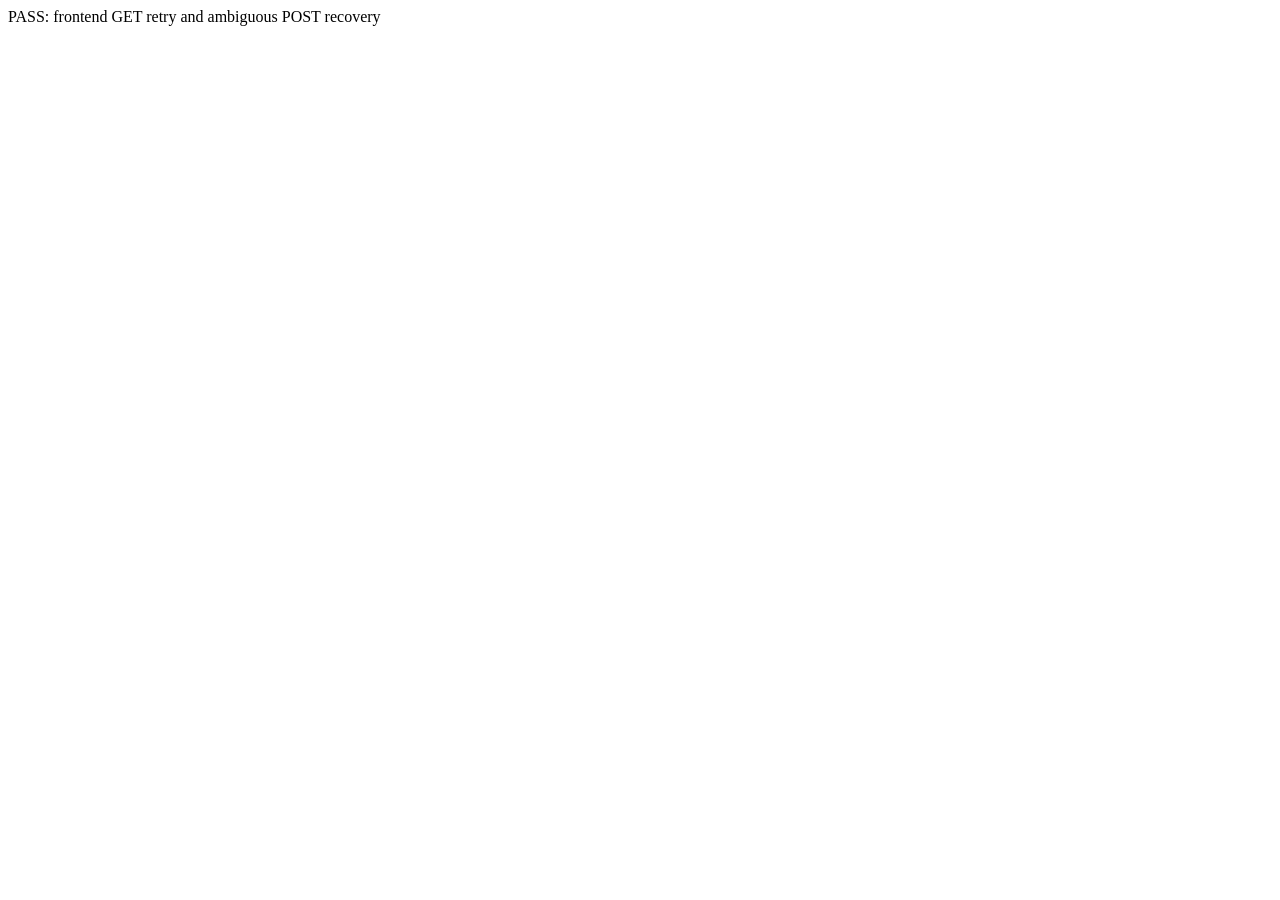
<file: tests/frontend_recovery.browser.html>
<!DOCTYPE html>
<html lang="en">
<meta charset="UTF-8">
<title>Frontend API recovery browser tests</title>
<body>RUNNING</body>
<script src="../assets/js/app.js"></script>
<script>
(async () => {
  try {
    function assert(condition, message) {
      if (!condition) throw new Error(message);
    }
    function response(text, status = 200) {
      return { ok: status >= 200 && status < 300, status, text: async () => text };
    }

    const valid = await readApiJson(response('{"ok":true}'), false);
    assert(valid.ok, "valid JSON response rejected");

    let ambiguous = false;
    try {
      await readApiJson(response('<!DOCTYPE html><title>temporary error</title>'), true);
    } catch (error) {
      ambiguous = error.isAmbiguousApiResponse === true;
    }
    assert(ambiguous, "HTML mutation response is not marked ambiguous");
    assert(isTransientApiError({ httpStatus: 404 }), "404 is not transient");
    assert(isTransientApiError({ httpStatus: 503 }), "503 is not transient");
    assert(!isTransientApiError({ httpStatus: 400 }), "400 incorrectly retried");

    const requestedUrls = [];
    window.fetch = async (url) => {
      requestedUrls.push(String(url));
      return requestedUrls.length === 1
        ? response('<!DOCTYPE html><title>temporary 404</title>', 404)
        : response('{"ok":true,"results":[]}', 200);
    };
    const getResult = await apiGet({ action: "search", yearBE: "2569" }, { timeoutMs: 50 });
    assert(getResult.ok && requestedUrls.length === 2, "safe GET did not recover from 404");
    assert(requestedUrls[0] !== requestedUrls[1], "GET retry did not cache-bust");

    window.fetch = async () => response('<!DOCTYPE html><title>gateway error</title>', 200);
    let postAmbiguous = false;
    try {
      await apiPost({ action: "saveMetadata" });
    } catch (error) {
      postAmbiguous = error.isAmbiguousApiResponse === true;
    }
    assert(postAmbiguous, "POST HTML response is not recoverable");

    document.body.textContent = "PASS: frontend GET retry and ambiguous POST recovery";
  } catch (error) {
    document.body.textContent = `FAIL: ${error.message}\n${error.stack || ""}`;
  }
})();
</script>
</html>
</file>
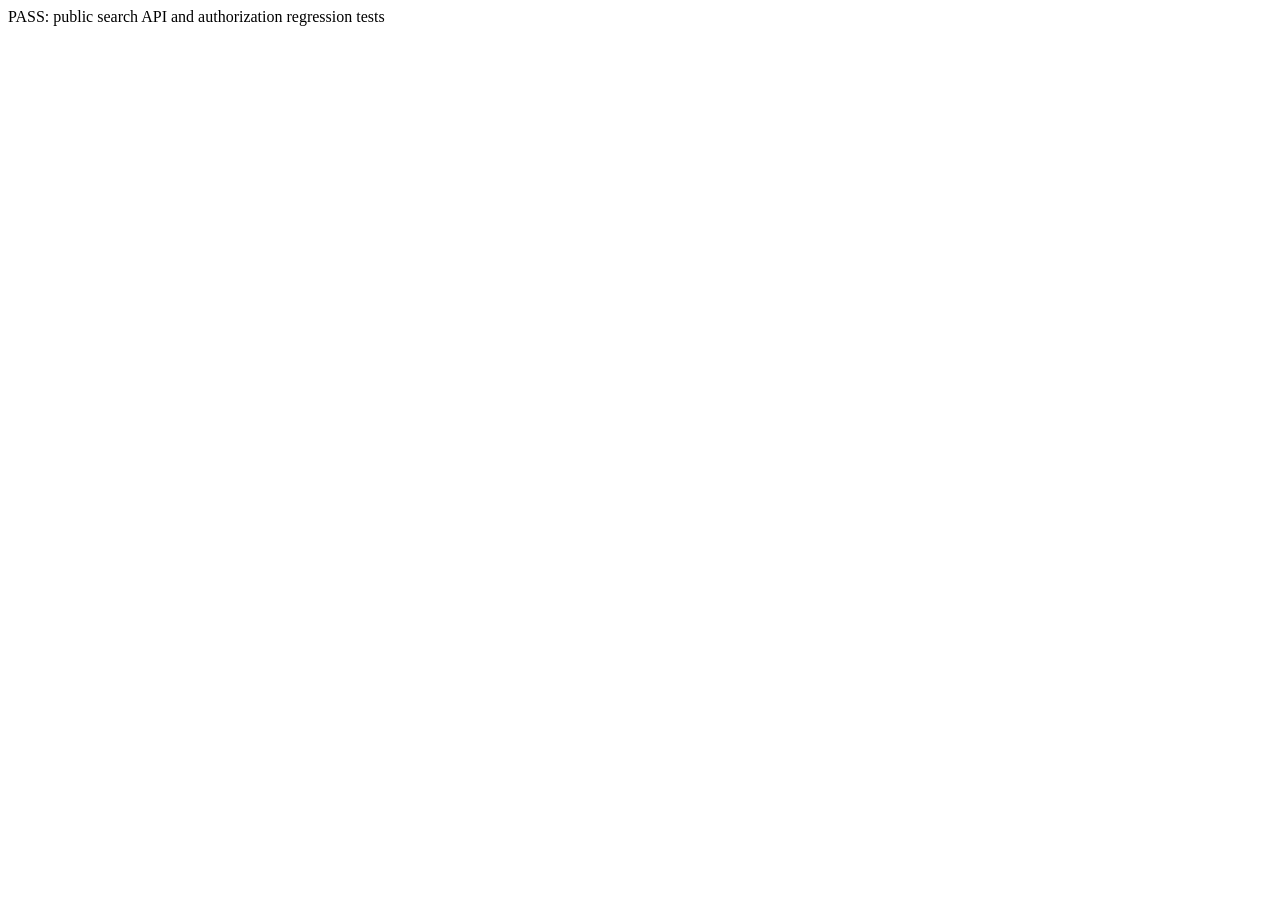
<file: tests/public_search.browser.html>
<!DOCTYPE html>
<html lang="en">
<meta charset="UTF-8">
<title>Public search browser tests</title>
<body>RUNNING</body>
<script>
  window.ContentService = {
    MimeType: { JSON: "application/json" },
    createTextOutput(content) {
      return {
        content,
        setMimeType() { return this; },
        getContentText() { return this.content; }
      };
    }
  };
  window.Utilities = { formatDate: () => "2026" };
</script>
<script src="../starter/Code.gs"></script>
<script>
  try {
    const headers = [
      "upload_id", "activity_key", "category", "year_be", "month", "day",
      "activity_name", "folder_path", "folder_id", "folder_url", "uploaded_by",
      "uploaded_by_name", "file_count", "uploaded_at", "updated_at",
      "last_uploaded_by", "activity_status", "visibility", "cover_file_id"
    ];

    function row(index, status = "active") {
      return [
        `upload-${index}`, `activity-${index}`, "ประชุม", 2569, 7, (index % 28) + 1,
        status === "active" ? `ประชุมครั้งที่ ${index}` : "ห้ามเผยแพร่",
        `private/path/${index}`, `folder-${index}`,
        `https://drive.google.com/drive/folders/folder-${index}`,
        `uploader${index}@example.com`, `Uploader ${index}`, index,
        "2026-07-01T00:00:00Z", `2026-07-${String((index % 28) + 1).padStart(2, "0")}T01:00:00Z`,
        `last${index}@example.com`, status, "public", `cover-${index}`
      ];
    }

    const rows = [headers];
    for (let index = 1; index <= 60; index += 1) rows.push(row(index));
    rows.push(row(61, "inactive"));
    const internal = row(62);
    internal[17] = "internal";
    internal[6] = "กิจกรรมภายใน";
    rows.push(internal);
    const legacy = row(63);
    legacy[17] = "";
    legacy[6] = "กิจกรรมเดิมก่อน migration";
    rows.push(legacy);
    getUploadsSheet = () => ({ getDataRange: () => ({ getValues: () => rows }) });

    function get(params) {
      return JSON.parse(doGet({ parameter: params }).getContentText());
    }

    function post(payload) {
      return JSON.parse(doPost({ postData: { contents: JSON.stringify(payload) } }).getContentText());
    }

    function assert(condition, message) {
      if (!condition) throw new Error(message);
    }

    const result = get({ action: "publicSearch", yearBE: "2569", month: "7", activityName: "ประชุม" });
    const serialized = JSON.stringify(result);
    assert(result.ok && result.results.length === 50 && result.truncated, "filtered result limit");
    assert(!serialized.includes("@example.com"), "email leaked");
    assert(!serialized.includes("private/path"), "folder path leaked");
    assert(!serialized.includes("folderId"), "folder id leaked");
    assert(!serialized.includes("coverFileId"), "raw cover field leaked");
    assert(result.results[0].coverUrl.startsWith("https://drive.google.com/thumbnail?id=cover-"), "cover URL missing");
    assert(!serialized.includes("ห้ามเผยแพร่"), "inactive row leaked");
    assert(!serialized.includes("กิจกรรมภายใน"), "internal row leaked");

    const empty = get({ action: "publicSearch" });
    assert(!empty.ok && empty.error.startsWith("invalid public search:"), "public year is not mandatory");
    const latest = get({ action: "publicLatest" });
    assert(latest.ok && latest.results.length === 3 && latest.truncated, "latest result limit");
    assert(!JSON.stringify(latest).includes("กิจกรรมภายใน"), "internal latest leak");
    const legacyVisibility = get({ action: "publicSearch", yearBE: "2569", activityName: "กิจกรรมเดิมก่อน migration" });
    assert(legacyVisibility.ok && legacyVisibility.results.length === 1, "blank legacy visibility is not public");
    const exact = get({ action: "publicSearch", yearBE: "2569", day: "2", category: "ประชุม", activityName: "ประชุมครั้งที่ 1" });
    assert(exact.ok && exact.results.length === 1 && exact.results[0].activityName === "ประชุมครั้งที่ 1", "day/category/exact name filter");
    assert(!get({ action: "publicSearch", yearBE: "2569", month: "13" }).ok, "invalid month accepted");
    assert(!get({ action: "publicSearch", yearBE: "2569", day: "32" }).ok, "invalid day accepted");
    assert(!get({ action: "publicSearch", yearBE: "2569", activityName: "ก".repeat(101) }).ok, "long text accepted");
    assert(get({ action: "search" }).error === "missing idToken", "protected search became public");
    assert(get({ action: "getAllowedUsers" }).error === "missing idToken", "allowed users list became public");

    ["init", "createFolder", "saveMetadata", "appendMetadata", "updateActivity", "archiveActivity", "restoreActivity", "saveAllowedUser", "setAllowedUserActive"].forEach((action) => {
      assert(post({ action }).error === "missing idToken", `${action} became public`);
    });

    getUploadsSheet = () => { throw new Error("sensitive spreadsheet detail"); };
    assert(get({ action: "publicSearch", yearBE: "2569" }).error === "public search unavailable", "internal error leaked");
    document.body.textContent = "PASS: public search API and authorization regression tests";
  } catch (error) {
    document.body.textContent = `FAIL: ${error.message}`;
  }
</script>
</html>
</file>
<file: assets/css/app.css>
:root {
  --bg: #f3f7f6;
  --surface: #ffffff;
  --surface-2: #f7faf9;
  --border: #d9e4e1;
  --border-strong: #bdcfca;
  --text: #17342e;
  --muted: #60756f;
  --accent: #0b735f;
  --accent-strong: #075949;
  --accent-soft: #e6f4f0;
  --success: #147a45;
  --warning: #8a5a00;
  --warning-soft: #fff8e8;
  --info: #245a85;
  --danger: #b4233a;
  --shadow: 0 12px 32px rgba(21, 55, 47, 0.08);
  --radius: 18px;
  --radius-sm: 12px;
}

* { box-sizing: border-box; }

body {
  margin: 0;
  min-width: 320px;
  font-family: "Noto Sans Thai", sans-serif;
  background: linear-gradient(180deg, #edf6f3 0, var(--bg) 280px);
  color: var(--text);
  line-height: 1.5;
}

button, input, select { font: inherit; }
button, select { cursor: pointer; }
.hidden { display: none !important; }
.shell { min-height: 100vh; }

.landing-screen {
  min-height: 100vh;
  overflow: hidden;
  background:
    radial-gradient(circle at 92% 4%, rgba(61, 191, 154, .18), transparent 25%),
    radial-gradient(circle at 5% 38%, rgba(11, 115, 95, .11), transparent 24%),
    #f7fbfa;
}

.landing-wrap { width: min(1160px, calc(100% - 32px)); margin: 0 auto; }

.landing-nav {
  position: relative;
  z-index: 2;
  display: flex;
  align-items: center;
  justify-content: space-between;
  min-height: 72px;
  gap: 20px;
}

.landing-brand { display: flex; align-items: center; gap: 10px; color: var(--text); text-decoration: none; font-size: 18px; font-weight: 700; }
.landing-brand-mark { display: grid; width: 38px; height: 38px; place-items: center; border-radius: 12px; background: var(--accent); color: #fff; font-size: 11px; letter-spacing: .04em; box-shadow: 0 8px 18px rgba(11, 115, 95, .2); }
.landing-links { display: none; align-items: center; gap: 24px; }
.landing-links a { color: var(--muted); text-decoration: none; font-size: 13px; font-weight: 600; }
.landing-links a:hover { color: var(--accent-strong); }
.landing-nav-cta { min-height: 40px; padding: 7px 14px; border-radius: 10px; background: var(--accent-soft); color: var(--accent-strong); text-decoration: none; font-size: 13px; font-weight: 700; }

.landing-hero {
  position: relative;
  display: grid;
  align-items: center;
  gap: 38px;
  min-height: 650px;
  padding: 58px 0 76px;
}

.landing-hero::before {
  content: "";
  position: absolute;
  z-index: 0;
  width: 480px;
  height: 480px;
  right: -230px;
  top: 30px;
  border: 1px solid rgba(11, 115, 95, .1);
  border-radius: 50%;
  box-shadow: 0 0 0 70px rgba(11, 115, 95, .035), 0 0 0 140px rgba(11, 115, 95, .02);
}

.hero-copy, .hero-visual { position: relative; z-index: 1; }
.eyebrow { display: inline-flex; align-items: center; gap: 7px; margin-bottom: 15px; padding: 6px 10px; border: 1px solid #c7e4dc; border-radius: 999px; background: rgba(255,255,255,.8); color: var(--accent-strong); font-size: 12px; font-weight: 700; }
.eyebrow-dot { width: 7px; height: 7px; border-radius: 50%; background: #2eb487; box-shadow: 0 0 0 4px rgba(46, 180, 135, .13); }
.hero-copy h1 { max-width: 720px; margin: 0; font-size: clamp(38px, 10vw, 68px); line-height: 1.08; letter-spacing: -.045em; }
.hero-copy h1 span { color: var(--accent); }
.hero-copy > p { max-width: 590px; margin: 20px 0 0; color: var(--muted); font-size: clamp(16px, 3vw, 19px); }
.hero-points { display: flex; flex-wrap: wrap; gap: 8px 16px; margin: 24px 0 0; padding: 0; list-style: none; }
.hero-points li { display: flex; align-items: center; gap: 7px; color: #4d6962; font-size: 13px; }
.hero-points li::before { content: "✓"; display: grid; width: 20px; height: 20px; place-items: center; border-radius: 50%; background: var(--accent-soft); color: var(--accent); font-size: 11px; font-weight: 700; }
.hero-actions { display: flex; flex-wrap: wrap; gap: 9px; margin-top: 24px; }
.hero-link { display: inline-flex; align-items: center; justify-content: center; min-height: 44px; padding: 9px 14px; border: 1px solid var(--border-strong); border-radius: 11px; color: var(--accent-strong); background: rgba(255,255,255,.78); text-decoration: none; font-size: 13px; font-weight: 700; }
.hero-link.primary { border-color: var(--accent); background: var(--accent); color: #fff; }

.login-card {
  position: relative;
  width: min(430px, 100%);
  margin: 0 auto;
  padding: 25px;
  background: rgba(255, 255, 255, .94);
  border: 1px solid rgba(189, 207, 202, .8);
  border-radius: 24px;
  box-shadow: 0 28px 70px rgba(21, 55, 47, .15);
  backdrop-filter: blur(12px);
}

.login-card::after { content: ""; position: absolute; inset: 8px; z-index: -1; border-radius: 19px; background: linear-gradient(135deg, rgba(230, 244, 240, .8), transparent 65%); }
.login-card-kicker { margin: 0 0 4px; color: var(--accent); font-size: 12px; font-weight: 700; }
.login-card h2 { margin: 0; font-size: 22px; }
.login-card > p { margin: 6px 0 19px; color: var(--muted); font-size: 13px; }
.google-signin-button { display: flex; justify-content: flex-start; min-height: 44px; }
.login-card .status.show { margin-top: 12px; }
.login-help { display: flex; align-items: flex-start; gap: 8px; margin-top: 15px; padding-top: 14px; border-top: 1px solid var(--border); color: var(--muted); font-size: 11px; }
.login-help::before { content: "🔒"; font-size: 12px; }
.floating-card { position: absolute; display: none; padding: 11px 13px; border: 1px solid var(--border); border-radius: 13px; background: rgba(255,255,255,.92); box-shadow: 0 14px 35px rgba(21,55,47,.12); backdrop-filter: blur(10px); }
.floating-card strong { display: block; font-size: 13px; }
.floating-card span { color: var(--muted); font-size: 10px; }
.floating-one { left: -55px; top: -38px; }
.floating-two { right: -48px; bottom: -35px; }

.landing-section { padding: 72px 0; }
.landing-section.alt { background: #eaf4f1; }
.section-heading { max-width: 690px; margin-bottom: 34px; }
.section-heading.center { margin-right: auto; margin-left: auto; text-align: center; }
.section-label { margin: 0 0 7px; color: var(--accent); font-size: 12px; font-weight: 700; letter-spacing: .05em; }
.section-heading h2 { margin: 0; font-size: clamp(28px, 6vw, 42px); line-height: 1.2; letter-spacing: -.035em; }
.section-heading p { margin: 11px 0 0; color: var(--muted); }
.feature-grid { display: grid; gap: 14px; }
.feature-card { position: relative; overflow: hidden; min-height: 215px; padding: 23px; border: 1px solid var(--border); border-radius: 20px; background: #fff; box-shadow: 0 10px 30px rgba(21,55,47,.06); }
.feature-card::after { content: ""; position: absolute; width: 110px; height: 110px; right: -44px; bottom: -50px; border-radius: 50%; background: var(--accent-soft); }
.feature-icon { display: grid; width: 42px; height: 42px; place-items: center; margin-bottom: 32px; border-radius: 12px; background: var(--accent-soft); color: var(--accent); font-size: 17px; font-weight: 700; }
.feature-card h3 { margin: 0 0 6px; font-size: 18px; }
.feature-card p { margin: 0; color: var(--muted); font-size: 13px; }

.permission-grid { display: grid; gap: 12px; }
.permission-card { padding: 20px; border: 1px solid var(--border); border-radius: 18px; background: rgba(255,255,255,.78); }
.permission-card-header { display: flex; align-items: center; gap: 10px; margin-bottom: 8px; }
.permission-badge { display: grid; width: 34px; height: 34px; place-items: center; flex: 0 0 34px; border-radius: 10px; background: var(--accent-soft); color: var(--accent-strong); font-size: 12px; font-weight: 700; }
.permission-card h3 { margin: 0; font-size: 17px; }
.permission-card p { margin: 0; color: var(--muted); font-size: 13px; }
.permission-card a { display: inline-flex; min-height: 44px; align-items: center; margin-top: 9px; color: var(--accent-strong); font-size: 13px; font-weight: 700; }

.steps-grid { display: grid; gap: 12px; counter-reset: steps; }
.step-card { counter-increment: steps; display: grid; grid-template-columns: 50px 1fr; gap: 15px; align-items: start; padding: 18px; border-radius: 17px; background: rgba(255,255,255,.68); border: 1px solid rgba(189,207,202,.8); }
.step-card::before { content: "0" counter(steps); display: grid; width: 50px; height: 50px; place-items: center; border-radius: 14px; background: var(--accent); color: #fff; font-size: 13px; font-weight: 700; }
.step-card h3 { margin: 2px 0 3px; font-size: 17px; }
.step-card p { margin: 0; color: var(--muted); font-size: 13px; }

.landing-cta { padding: 72px 0 82px; }
.cta-card { position: relative; overflow: hidden; padding: 36px 24px; text-align: center; border-radius: 25px; background: var(--text); color: #fff; box-shadow: 0 24px 60px rgba(21,55,47,.2); }
.cta-card::before, .cta-card::after { content: ""; position: absolute; width: 230px; height: 230px; border: 1px solid rgba(255,255,255,.09); border-radius: 50%; }
.cta-card::before { left: -120px; top: -140px; }
.cta-card::after { right: -100px; bottom: -165px; }
.cta-card h2 { position: relative; margin: 0; font-size: clamp(27px, 6vw, 40px); }
.cta-card p { position: relative; margin: 10px auto 22px; max-width: 560px; color: #b8cbc6; }
.cta-button { position: relative; display: inline-flex; align-items: center; justify-content: center; min-height: 46px; padding: 10px 19px; border-radius: 12px; background: #fff; color: var(--accent-strong); text-decoration: none; font-weight: 700; }
.cta-button + .cta-button { margin-left: 6px; }
.cta-button.secondary { border: 1px solid rgba(255,255,255,.3); background: transparent; color: #fff; }
.landing-footer { padding: 0 0 28px; text-align: center; color: var(--muted); font-size: 11px; }
.landing-footer a { color: var(--accent-strong); font-weight: 700; }

.topbar {
  position: sticky;
  top: 0;
  z-index: 20;
  display: flex;
  justify-content: space-between;
  align-items: center;
  gap: 12px;
  min-height: 64px;
  padding: 10px 16px;
  background: rgba(255, 255, 255, 0.94);
  backdrop-filter: blur(14px);
  border-bottom: 1px solid var(--border);
}

.brand { font-weight: 700; font-size: 20px; line-height: 1.2; }
.brand small { display: block; margin-top: 2px; font-size: 11px; font-weight: 500; color: var(--muted); }
.topbar-actions { display: flex; align-items: center; gap: 8px; min-width: 0; }
.app-links { display: none; align-items: center; gap: 4px; }
.app-links a { min-height: 40px; display: inline-flex; align-items: center; padding: 7px 10px; border-radius: 9px; color: var(--muted); text-decoration: none; font-size: 12px; font-weight: 600; }
.app-links a:hover { color: var(--accent-strong); background: var(--accent-soft); }
.userbox { display: flex; align-items: center; gap: 8px; min-width: 0; }
.username { display: none; font-size: 13px; color: var(--muted); white-space: nowrap; overflow: hidden; text-overflow: ellipsis; }

.container { max-width: 1120px; margin: 0 auto; padding: 18px 14px 32px; }
.hero { margin-bottom: 16px; }
.hero h2 { margin: 0; font-size: clamp(23px, 6vw, 32px); letter-spacing: -.025em; }
.hero p { margin: 4px 0 0; color: var(--muted); font-size: 14px; }

.tabs {
  display: grid;
  grid-template-columns: 1fr 1fr;
  gap: 4px;
  margin-bottom: 14px;
  padding: 4px;
  border: 1px solid var(--border);
  border-radius: 14px;
  background: rgba(255, 255, 255, .75);
}

.tab-btn, .btn {
  min-height: 44px;
  border: 1px solid var(--border);
  border-radius: 11px;
  padding: 9px 14px;
  background: var(--surface);
  color: var(--text);
  font-weight: 600;
  transition: border-color .18s ease, background .18s ease, transform .18s ease, box-shadow .18s ease;
}

.tab-btn { border-color: transparent; background: transparent; font-size: 13px; }
.tab-btn.active { background: var(--surface); color: var(--accent-strong); box-shadow: 0 2px 10px rgba(21, 55, 47, .09); }
.btn-primary { background: var(--accent); color: #fff; border-color: var(--accent); }
.btn-primary:hover:not(:disabled) { background: var(--accent-strong); border-color: var(--accent-strong); }
.btn-secondary:hover { border-color: var(--border-strong); background: var(--surface-2); }
.btn:focus-visible, .tab-btn:focus-visible, input:focus-visible, select:focus-visible, a:focus-visible, .dropzone:focus-within { outline: 3px solid rgba(11, 115, 95, .28); outline-offset: 2px; }
.btn:disabled { cursor: not-allowed; opacity: .48; }

.grid { display: grid; gap: 14px; }
.panel { padding: 17px 15px; background: var(--surface); border: 1px solid var(--border); border-radius: var(--radius); box-shadow: var(--shadow); }
.panel h3 { margin: 0; font-size: 19px; letter-spacing: -.015em; }
.panel-head { display: flex; align-items: flex-start; gap: 10px; margin-bottom: 15px; }
.step-number { display: grid; flex: 0 0 30px; height: 30px; place-items: center; border-radius: 9px; background: var(--accent-soft); color: var(--accent-strong); font-size: 13px; font-weight: 700; }
.panel-subtitle { margin: 2px 0 0; color: var(--muted); font-size: 12px; }
.stack { display: grid; gap: 13px; }
.field { display: grid; gap: 5px; min-width: 0; }
.field label, .field-label { font-size: 13px; font-weight: 700; }
.required { color: var(--danger); }

.field input, .field select {
  width: 100%;
  min-height: 44px;
  border: 1px solid var(--border-strong);
  border-radius: var(--radius-sm);
  background: var(--surface);
  color: var(--text);
  padding: 9px 11px;
}

.field input::placeholder { color: #8a9b96; }
.field input[readonly] { background: var(--surface-2); color: var(--muted); }
.date-grid, .search-grid, .activity-row { display: grid; gap: 10px; }
.date-grid { grid-template-columns: 1fr 1fr; }
.date-grid .field:last-child { grid-column: 1 / -1; }

.activity-block {
  display: grid;
  gap: 10px;
  padding: 12px;
  background: var(--surface-2);
  border: 1px solid var(--border);
  border-radius: 14px;
}

.activity-block-head { display: flex; align-items: baseline; justify-content: space-between; gap: 8px; }
.activity-block-head .hint { text-align: right; }

.dropzone {
  position: relative;
  min-height: 126px;
  display: grid;
  place-content: center;
  padding: 18px;
  text-align: center;
  border: 2px dashed #7fb9aa;
  border-radius: 15px;
  background: var(--accent-soft);
  transition: border-color .18s ease, background .18s ease;
}

.dropzone:hover { border-color: var(--accent); background: #ddf0eb; }
.dropzone input { position: absolute; inset: 0; width: 100%; height: 100%; opacity: 0; cursor: pointer; }
.dropzone-icon { width: 38px; height: 38px; margin: 0 auto 7px; color: var(--accent); }
.dropzone strong { display: block; margin-bottom: 3px; font-size: 15px; }

.file-list { display: grid; gap: 7px; }
.file-item { display: grid; grid-template-columns: minmax(0, 1fr) auto auto; gap: 8px; align-items: center; padding: 8px 9px; border-radius: 11px; background: var(--surface-2); border: 1px solid var(--border); font-size: 13px; }
.file-item > div:first-child { overflow: hidden; text-overflow: ellipsis; white-space: nowrap; }
.file-item .btn { min-height: 36px; padding: 5px 10px; font-size: 12px; }
.hint, .micro { color: var(--muted); }
.hint { font-size: 12px; }
.micro { font-size: 11px; }

.row { display: flex; gap: 8px; align-items: center; flex-wrap: wrap; }
.form-actions { padding-top: 3px; }
.form-actions .btn-primary { flex: 1 1 190px; }

.status { display: none; border-radius: 12px; padding: 10px 12px; font-size: 13px; }
.status.show { display: block; }
.status.show::before { display: inline-block; margin-right: 7px; font-weight: 700; }
.status.info { background: #edf5ff; border: 1px solid #bed8f4; color: var(--info); }
.status.info::before { content: "ℹ"; }
.status.success { background: #ecf8f1; border: 1px solid #b7e1c8; color: var(--success); }
.status.success::before { content: "✓"; }
.status.warning { background: var(--warning-soft); border: 1px solid #efd499; color: var(--warning); }
.status.warning::before { content: "!"; }
.status.error { background: #fff0f2; border: 1px solid #fac0ca; color: var(--danger); }
.status.error::before { content: "×"; }

.empty-state { padding: 20px; text-align: center; border: 1px dashed var(--border-strong); border-radius: 14px; background: var(--surface-2); color: var(--muted); font-size: 13px; }
.empty-state strong { display: block; margin-bottom: 3px; color: var(--text); font-size: 14px; }
.selected-summary { display: grid; gap: 5px; padding: 12px; border: 1px solid #9dcfc1; border-radius: 13px; background: var(--accent-soft); }
.selected-summary[hidden] { display: none; }
.selected-summary strong { color: var(--accent-strong); font-size: 13px; }
.selected-summary span { color: var(--muted); font-size: 12px; overflow-wrap: anywhere; }

.notice-panel { box-shadow: none; background: #f8fbfa; }
.notice-list { display: grid; gap: 10px; margin: 0; padding: 0; list-style: none; }
.notice-list li { position: relative; padding-left: 21px; color: var(--muted); font-size: 13px; }
.notice-list li::before { content: "✓"; position: absolute; left: 0; color: var(--accent); font-weight: 700; }

.search-results { display: grid; gap: 10px; }
.result-card { display: grid; grid-template-columns: 112px minmax(0, 1fr); gap: 13px; padding: 14px; border: 1px solid var(--border); border-radius: 14px; background: var(--surface); }
.result-card-body { display: grid; min-width: 0; gap: 9px; }
.result-cover { position: relative; align-self: stretch; min-height: 112px; overflow: hidden; border: 1px solid var(--border); border-radius: 12px; background: var(--surface-2); }
.result-cover img { display: block; width: 100%; height: 100%; min-height: 112px; object-fit: cover; }
.result-head { display: flex; justify-content: space-between; gap: 12px; align-items: start; }
.result-title { margin: 0 0 6px; font-size: 16px; }
.pill-row { display: flex; gap: 5px; flex-wrap: wrap; }
.pill { padding: 3px 8px; border-radius: 999px; background: var(--surface-2); border: 1px solid var(--border); color: var(--muted); font-size: 11px; }
.pill.internal { border-color: #efd499; background: var(--warning-soft); color: var(--warning); }
.pill.readonly { border-color: #c9d8e6; background: #edf5ff; color: var(--info); }
.pill.archived { border-color: #fac0ca; background: #fff0f2; color: var(--danger); }
.result-actions { display: flex; gap: 8px; flex-wrap: wrap; }
.result-actions .btn { display: inline-flex; flex: 1 1 120px; align-items: center; justify-content: center; text-align: center; text-decoration: none; line-height: 1.35; }
.btn-drive { border-color: #2563eb; background: #2563eb; color: #fff; }
.btn-drive:hover { border-color: #1d4ed8; background: #1d4ed8; }
.check-field { display: flex; align-items: center; gap: 8px; min-height: 44px; color: var(--muted); font-size: 13px; }
.check-field input { width: 18px; height: 18px; }

.admin-grid { display: grid; gap: 16px; }
.user-list { display: grid; gap: 9px; }
.user-card { display: grid; gap: 10px; padding: 13px; border: 1px solid var(--border); border-radius: 14px; background: var(--surface); }
.user-card-main { min-width: 0; }
.user-card-main strong, .user-card-main span { display: block; overflow-wrap: anywhere; }
.user-card-main span { color: var(--muted); font-size: 12px; }
.user-card-actions { display: flex; align-items: center; gap: 8px; flex-wrap: wrap; }
.user-role { padding: 3px 8px; border-radius: 999px; background: var(--accent-soft); color: var(--accent-strong); font-size: 11px; font-weight: 700; }
.user-role.inactive { background: #fff0f2; color: var(--danger); }
.user-group + .user-group { margin-top: 16px; }
.user-group-title { display: flex; align-items: center; justify-content: space-between; gap: 8px; margin: 0 0 8px; font-size: 14px; }
.user-group-count { color: var(--muted); font-size: 11px; font-weight: 500; }
.admin-warning { margin-bottom: 14px; }

.overlay { position: fixed; inset: 0; z-index: 50; display: none; align-items: center; justify-content: center; padding: 20px; background: rgba(13, 42, 35, .56); }
.overlay.show { display: flex; }
.overlay-card { width: min(400px, 100%); padding: 22px; text-align: center; background: var(--surface); border: 1px solid var(--border); border-radius: 20px; box-shadow: var(--shadow); outline: none; }
.overlay-card.manage-card { position: relative; width: min(680px, 100%); max-height: calc(100vh - 40px); overflow: auto; text-align: left; }
.manage-card > h3 { padding-right: 48px; }
.manage-card .date-grid { margin-top: 12px; }
.manage-card .row { margin-top: 16px; }
.modal-close { position: absolute; top: 14px; right: 14px; display: grid; width: 40px; min-height: 40px; place-items: center; padding: 0; border: 1px solid var(--border); border-radius: 11px; background: var(--surface-2); color: var(--muted); font-size: 26px; line-height: 1; }
.modal-close:hover { border-color: var(--border-strong); background: #edf3f1; color: var(--text); }
.danger-zone { display: flex; align-items: center; justify-content: space-between; gap: 14px; margin-top: 18px; padding: 12px; border: 2px solid #e98798; border-radius: 13px; background: #fff5f6; }
.danger-zone-copy strong, .danger-zone-copy span { display: block; }
.danger-zone-copy strong { color: var(--danger); font-size: 13px; }
.danger-zone-copy span { margin-top: 2px; color: #8f4250; font-size: 11px; }
.manage-card .btn-danger { flex: 0 0 auto; border: 2px solid var(--danger); color: var(--danger); background: #fff; font-weight: 700; }
.manage-card .btn-danger:hover { background: #ffe4e8; }

@media (max-width: 559px) {
  .danger-zone { align-items: stretch; flex-direction: column; }
  .danger-zone .btn-danger { width: 100%; }
}
.overlay-card h3 { margin: 0 0 6px; }
.progress { height: 8px; margin-top: 14px; overflow: hidden; border-radius: 999px; background: var(--accent-soft); }
.progress-fill { height: 100%; width: 0%; background: var(--accent); transition: width .2s ease; }

@media (min-width: 560px) {
  .landing-wrap { width: min(1160px, calc(100% - 48px)); }
  .landing-nav { min-height: 78px; }
  .feature-grid { grid-template-columns: repeat(3, 1fr); }
  .permission-grid { grid-template-columns: repeat(3, 1fr); }
  .steps-grid { grid-template-columns: repeat(3, 1fr); }
  .step-card { display: block; padding: 22px; }
  .step-card::before { margin-bottom: 25px; }
  .cta-card { padding: 54px 34px; }
  .container { padding: 22px 20px 40px; }
  .username { display: block; max-width: 250px; }
  .tabs { grid-template-columns: repeat(auto-fit, minmax(140px, 1fr)); }
  .date-grid { grid-template-columns: repeat(3, 1fr); }
  .date-grid .field:last-child { grid-column: auto; }
  .activity-row { grid-template-columns: .9fr 1.4fr; }
  .search-grid { grid-template-columns: repeat(3, 1fr); }
  .search-grid.four { grid-template-columns: repeat(4, 1fr); }
  .panel { padding: 20px; }
  .admin-grid { grid-template-columns: minmax(280px, .8fr) minmax(0, 1.2fr); align-items: start; }
  .user-card { grid-template-columns: minmax(0, 1fr) auto; align-items: center; }
}

@media (min-width: 900px) {
  .landing-links { display: flex; }
  .landing-hero { grid-template-columns: minmax(0, 1.35fr) minmax(360px, .85fr); gap: 70px; padding: 64px 0 94px; }
  .hero-copy h1 { font-size: 66px; }
  .floating-card { display: block; }
  .landing-section { padding: 92px 0; }
  .topbar { padding: 10px 24px; }
  .app-links { display: flex; }
  .hero { margin-bottom: 18px; }
  .tabs { width: max-content; min-width: 440px; }
  .grid { grid-template-columns: minmax(0, 1.65fr) minmax(280px, .8fr); gap: 16px; align-items: start; }
  #tab-search .grid { grid-template-columns: minmax(0, 1.35fr) minmax(330px, .85fr); }
  .notice-panel { position: sticky; top: 82px; }
}

@media (max-width: 559px) {
  .landing-nav-cta { display: none; }
  .landing-hero { min-height: auto; padding: 46px 0 64px; }
  .hero-copy h1 { font-size: 40px; }
  .login-card { padding: 21px; }
  .landing-section { padding: 60px 0; }
  .brand small { display: none; }
  .topbar .btn { min-height: 40px; padding: 7px 11px; font-size: 12px; }
  .hero p { max-width: 35ch; }
  .row .btn { flex: 1 1 120px; }
  .activity-block-head { display: block; }
  .activity-block-head .hint { margin-top: 2px; text-align: left; }
  .result-card { grid-template-columns: 88px minmax(0, 1fr); gap: 10px; padding: 11px; }
  .result-cover { min-height: 88px; }
  .result-cover img { min-height: 88px; }
}

@media (prefers-reduced-motion: reduce) {
  *, *::before, *::after { scroll-behavior: auto !important; transition: none !important; }
}
</file>
